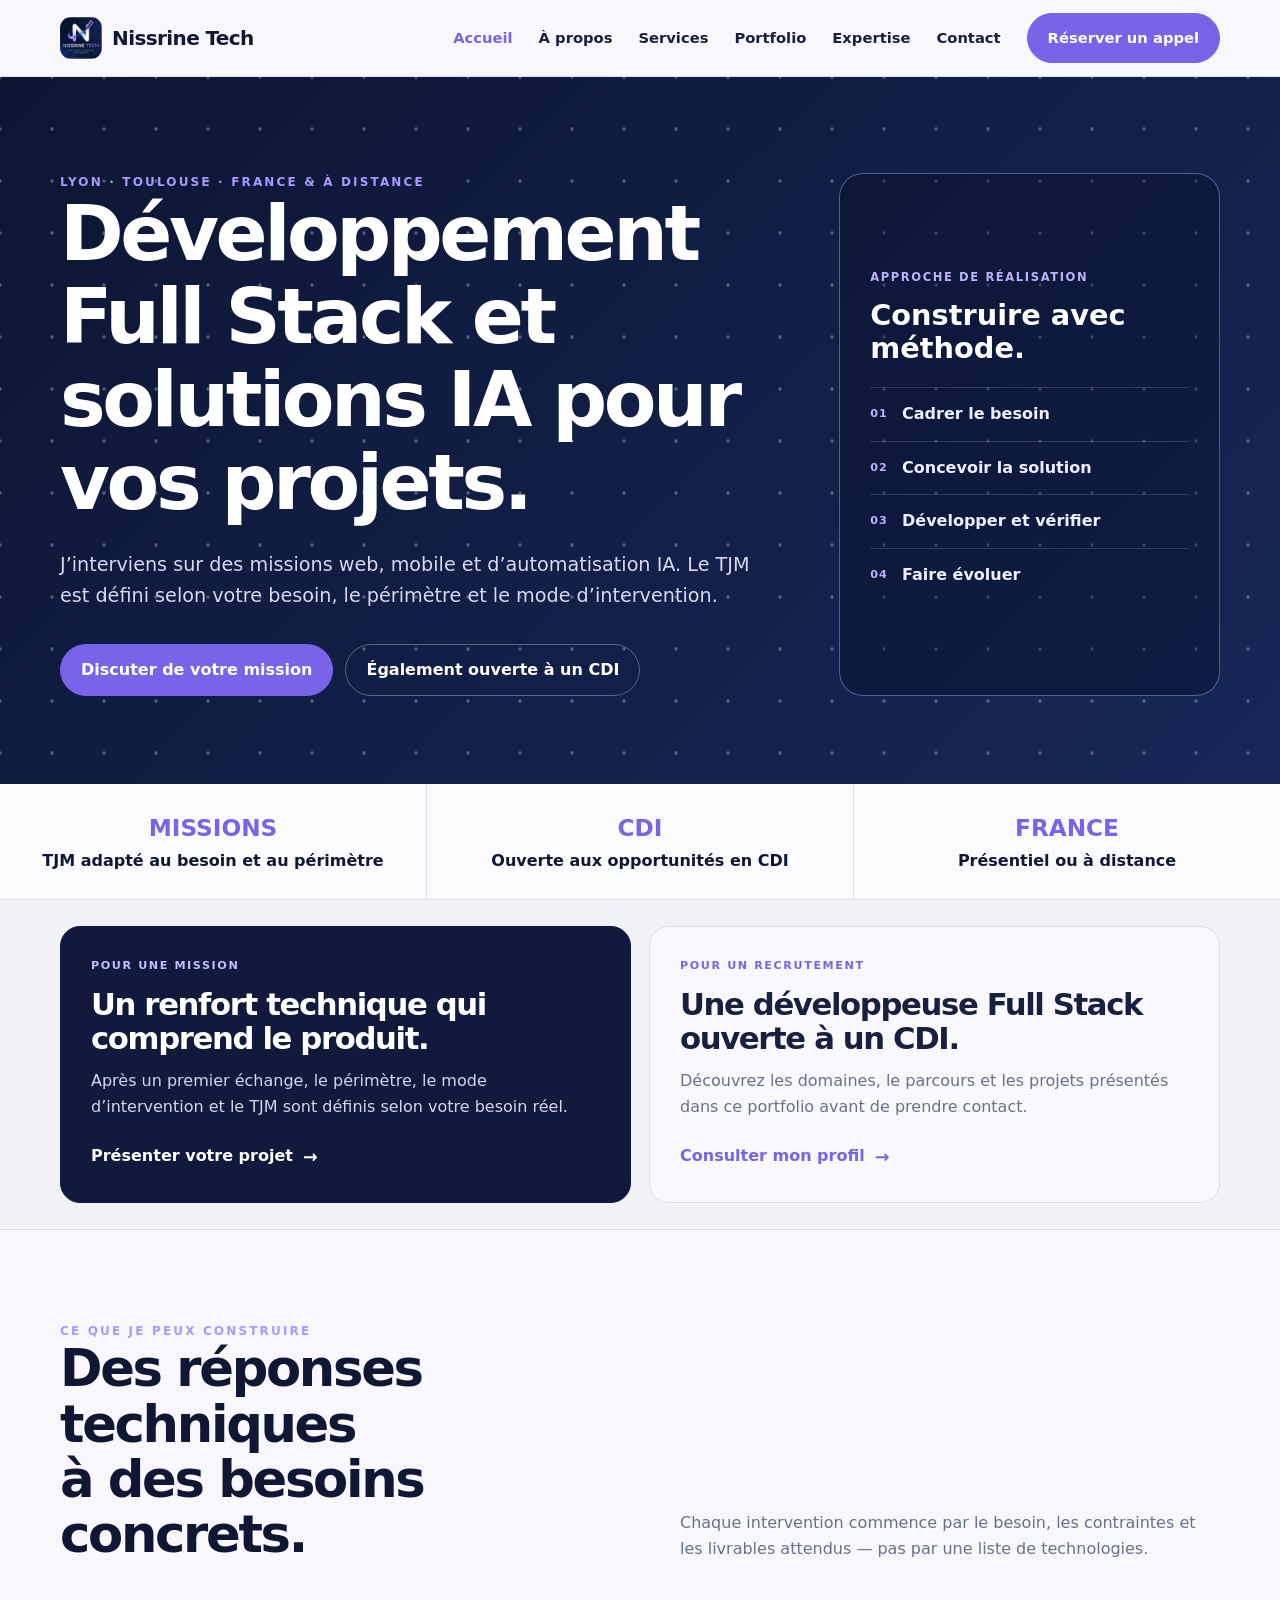
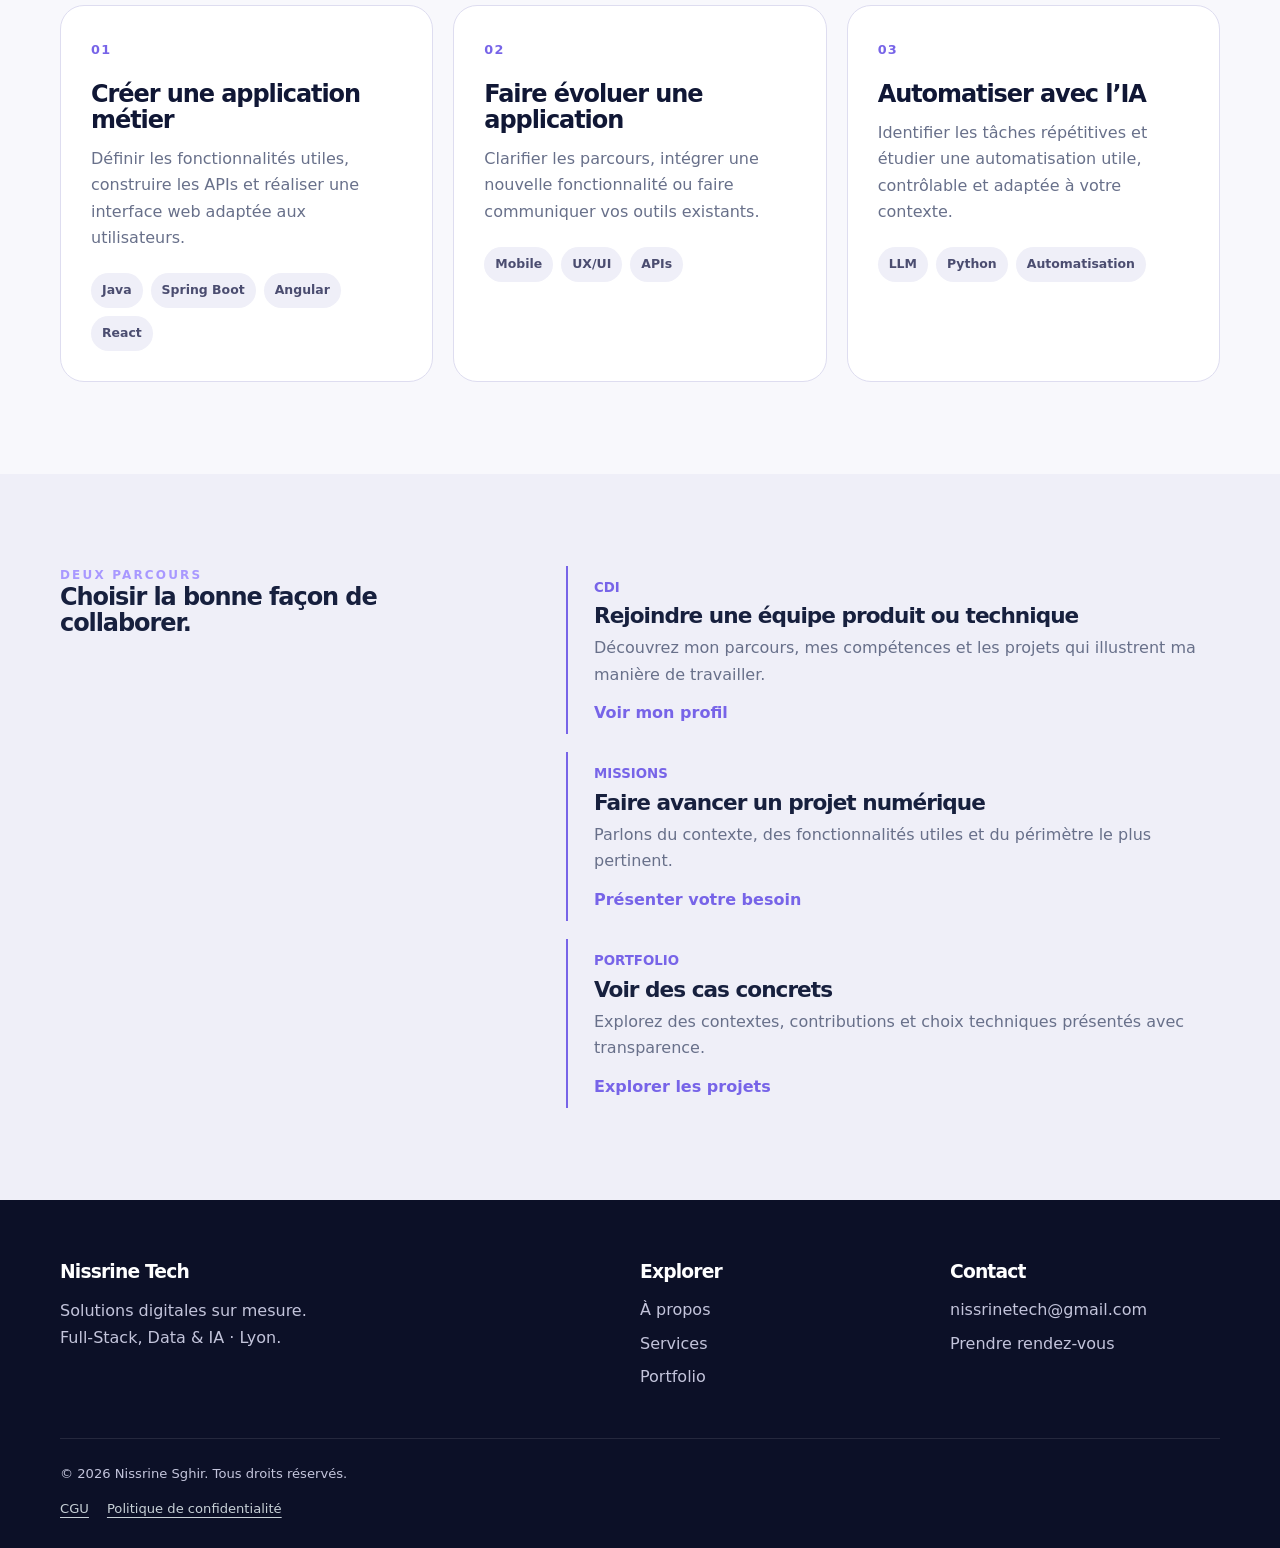
<file: index.html>
<!doctype html>
<html lang="fr">
<head>
  <meta charset="utf-8">
  <meta name="viewport" content="width=device-width,initial-scale=1">
  <meta name="description" content="Nissrine Tech : développement Full Stack, web, mobile et IA. Missions avec TJM adapté au besoin, ouverte aux opportunités en CDI, partout en France et à distance.">
  <link rel="canonical" href="https://nissrine-sg.github.io/nissrinesghir/">
  <meta property="og:type" content="website">
  <meta property="og:title" content="Nissrine Tech | Développeuse Full Stack, web et IA">
  <meta property="og:description" content="Applications web, mobile, logiciels sur mesure et automatisation IA. Missions avec TJM adapté au besoin, ouverte aux opportunités en CDI.">
  <meta property="og:url" content="https://nissrine-sg.github.io/nissrinesghir/">
  <title>Nissrine Tech | Développeuse Full Stack, web et IA</title>
  <link rel="stylesheet" href="assets/css/style.css">
  <link rel="stylesheet" href="assets/css/seo.css">
  <link rel="stylesheet" href="assets/css/premium.css">
  <link rel="stylesheet" href="assets/css/cursor-lines.css">
  <link rel="stylesheet" href="assets/css/polish.css">
</head>
<body>
  <header class="nav"><div class="shell nav-inner"><a class="brand brand-tech" href="index.html"><img src="assets/img/nissrine-tech-logo.png" alt="Nissrine Tech"><span>Nissrine Tech</span></a><button class="menu" aria-label="Ouvrir le menu" aria-expanded="false">☰</button><nav class="nav-links"><a aria-current="page" href="index.html">Accueil</a><a href="about.html">À propos</a><a href="services.html">Services</a><a href="portfolio.html">Portfolio</a><a href="contact.html">Contact</a><a class="nav-cta" href="booking.html">Réserver un appel</a></nav></div></header>
  <main>
    <section class="hero hero-expert"><div class="shell hero-grid"><div><div class="eyebrow">Lyon · Toulouse · France & à distance</div><h1>Développement Full Stack et solutions IA pour vos projets.</h1><p>J’interviens sur des missions web, mobile et d’automatisation IA. Le TJM est défini selon votre besoin, le périmètre et le mode d’intervention.</p><div class="actions"><a class="btn" href="contact.html">Discuter de votre mission</a><a class="btn alt" href="about.html">Également ouverte à un CDI</a></div></div><aside class="expert-panel" aria-label="Méthode de travail"><span>Approche de réalisation</span><strong>Construire avec méthode.</strong><ol><li><b>01</b>Cadrer le besoin</li><li><b>02</b>Concevoir la solution</li><li><b>03</b>Développer et vérifier</li><li><b>04</b>Faire évoluer</li></ol></aside></div></section>
    <section class="trust" aria-label="Repères professionnels"><div><strong>MISSIONS</strong>TJM adapté au besoin et au périmètre</div><div><strong>CDI</strong>Ouverte aux opportunités en CDI</div><div><strong>FRANCE</strong>Présentiel ou à distance</div></section>
    <section class="opportunities"><div class="shell opportunity-grid"><article><span>Pour une mission</span><h2>Un renfort technique qui comprend le produit.</h2><p>Après un premier échange, le périmètre, le mode d’intervention et le TJM sont définis selon votre besoin réel.</p><a href="contact.html">Présenter votre projet <b>→</b></a></article><article><span>Pour un recrutement</span><h2>Une développeuse Full Stack ouverte à un CDI.</h2><p>Découvrez les domaines, le parcours et les projets présentés dans ce portfolio avant de prendre contact.</p><a href="about.html">Consulter mon profil <b>→</b></a></article></div></section>
    <section class="section"><div class="shell"><div class="section-head reveal"><div><div class="eyebrow">Ce que je peux construire</div><h2>Des réponses techniques<br>à des besoins concrets.</h2></div><p>Chaque intervention commence par le besoin, les contraintes et les livrables attendus — pas par une liste de technologies.</p></div><div class="cards"><article class="card reveal"><span class="num">01</span><h3>Créer une application métier</h3><p>Définir les fonctionnalités utiles, construire les APIs et réaliser une interface web adaptée aux utilisateurs.</p><div class="tags"><span class="tag">Java</span><span class="tag">Spring Boot</span><span class="tag">Angular</span><span class="tag">React</span></div></article><article class="card reveal"><span class="num">02</span><h3>Faire évoluer une application</h3><p>Clarifier les parcours, intégrer une nouvelle fonctionnalité ou faire communiquer vos outils existants.</p><div class="tags"><span class="tag">Mobile</span><span class="tag">UX/UI</span><span class="tag">APIs</span></div></article><article class="card reveal"><span class="num">03</span><h3>Automatiser avec l’IA</h3><p>Identifier les tâches répétitives et étudier une automatisation utile, contrôlable et adaptée à votre contexte.</p><div class="tags"><span class="tag">LLM</span><span class="tag">Python</span><span class="tag">Automatisation</span></div></article></div></div></section>
    <section class="section soft"><div class="shell split"><div class="sticky reveal"><div class="eyebrow">Deux parcours</div><h2>Choisir la bonne façon de collaborer.</h2></div><div class="timeline"><article class="project reveal"><small>CDI</small><h3>Rejoindre une équipe produit ou technique</h3><p>Découvrez mon parcours, mes compétences et les projets qui illustrent ma manière de travailler.</p><a class="text-link" href="about.html">Voir mon profil</a></article><article class="project reveal"><small>MISSIONS</small><h3>Faire avancer un projet numérique</h3><p>Parlons du contexte, des fonctionnalités utiles et du périmètre le plus pertinent.</p><a class="text-link" href="contact.html">Présenter votre besoin</a></article><article class="project reveal"><small>PORTFOLIO</small><h3>Voir des cas concrets</h3><p>Explorez des contextes, contributions et choix techniques présentés avec transparence.</p><a class="text-link" href="portfolio.html">Explorer les projets</a></article></div></div></section>
  </main>
  <footer class="footer"><div class="shell"><div class="footer-grid"><div><h3>Nissrine Tech</h3><p>Solutions digitales sur mesure.<br>Full Stack, web, mobile & IA.</p></div><div><h3>Explorer</h3><a href="about.html">Profil</a><a href="services.html">Prestations</a><a href="portfolio.html">Portfolio</a></div><div><h3>Contact</h3><a href="mailto:nissrinetech@gmail.com">nissrinetech@gmail.com</a><a href="booking.html">Prendre rendez-vous</a></div></div><div class="copyright">© 2026 Nissrine Sghir. Tous droits réservés.<span class="footer-legal"><a href="cgu.html">CGU</a><a href="privacy.html">Politique de confidentialité</a></span></div></div></footer>
  <script src="assets/js/main.js?v=seo-20261025"></script>
  <script src="assets/js/cursor-lines.js?v=grid-network-2"></script>
</body>
</html>
</file>
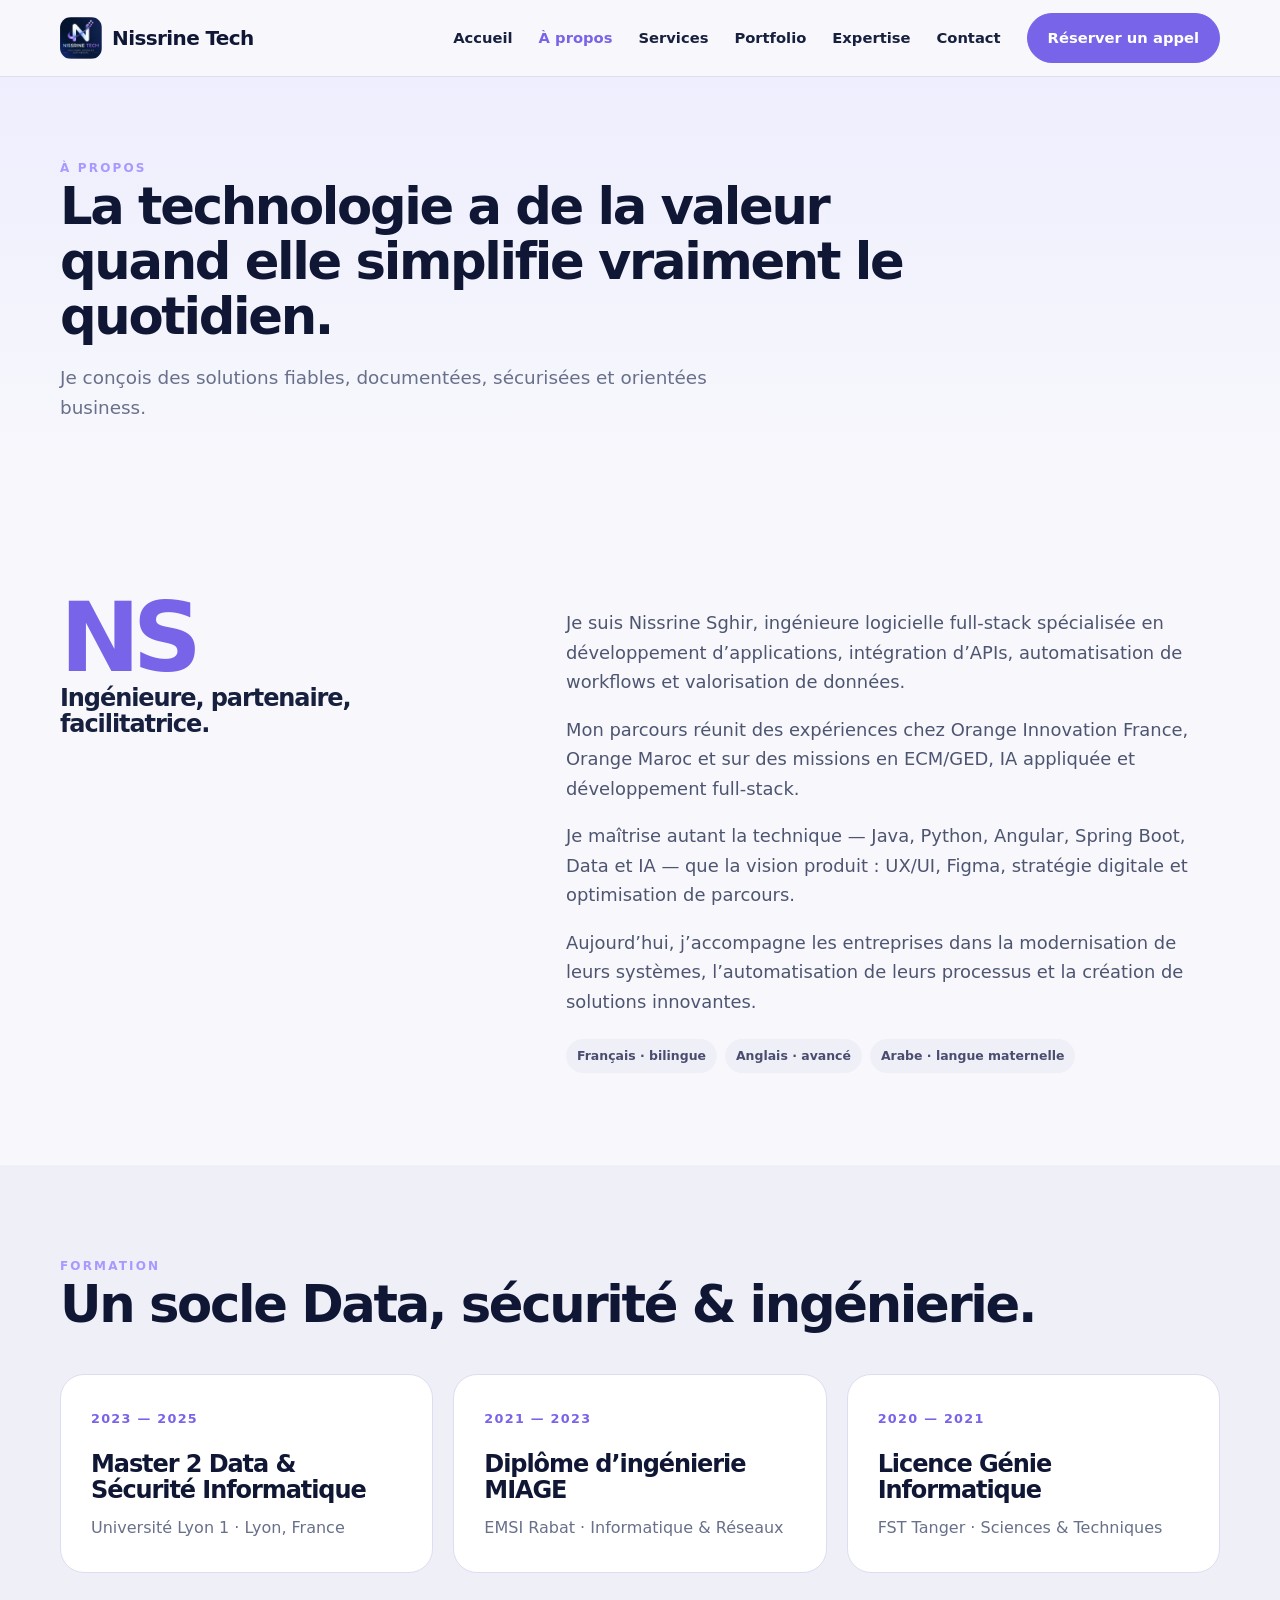
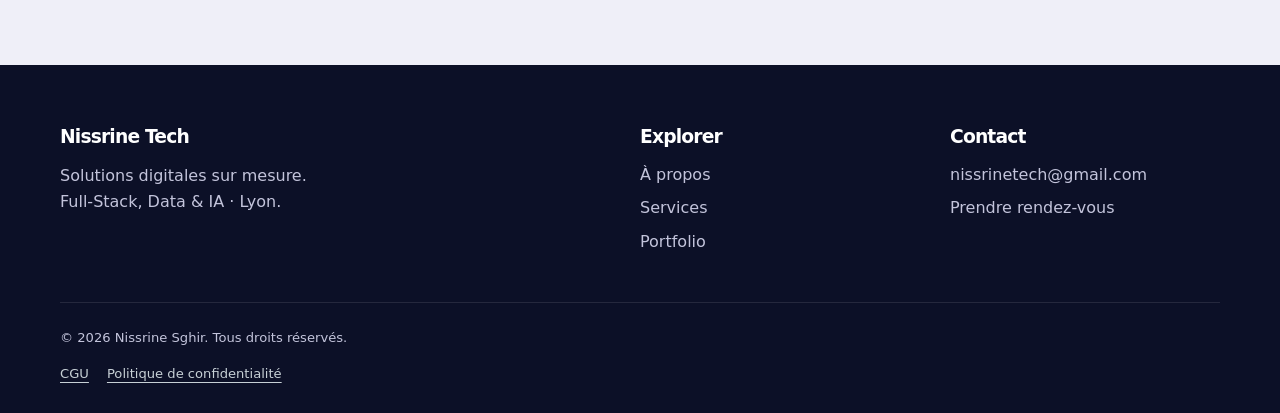
<file: about.html>
<!doctype html>
<html lang="fr">
<head>
  <meta charset="utf-8">
  <meta name="viewport" content="width=device-width,initial-scale=1">
  <meta name="description" content="Le parcours de Nissrine Sghir, ingénieure Full-Stack & Data.">
  <title>À propos — Nissrine Tech</title>
  <link rel="stylesheet" href="assets/css/style.css">
</head>
<body>
  <header class="nav"><div class="shell nav-inner"><a class="brand" href="index.html">Nissrine<i>.</i></a><button class="menu" aria-label="Ouvrir le menu">☰</button><nav class="nav-links"><a href="index.html">Accueil</a><a aria-current="page" href="about.html">À propos</a><a href="services.html">Services</a><a href="portfolio.html">Portfolio</a><a href="contact.html">Contact</a><a class="nav-cta" href="booking.html">Réserver un appel</a></nav></div></header>
  <main>
    <section class="page-head"><div class="shell"><div class="eyebrow">À propos</div><h1>La technologie a de la valeur quand elle simplifie vraiment le quotidien.</h1><p>Je conçois des solutions fiables, documentées, sécurisées et orientées business.</p></div></section>
    <section class="section"><div class="shell split"><aside class="sticky"><div class="big-number">NS</div><h2>Ingénieure, partenaire, facilitatrice.</h2></aside><div class="prose"><p>Je suis Nissrine Sghir, ingénieure logicielle full-stack spécialisée en développement d’applications, intégration d’APIs, automatisation de workflows et valorisation de données.</p><p>Mon parcours réunit des expériences chez Orange Innovation France, Orange Maroc et sur des missions en ECM/GED, IA appliquée et développement full-stack.</p><p>Je maîtrise autant la technique — Java, Python, Angular, Spring Boot, Data et IA — que la vision produit : UX/UI, Figma, stratégie digitale et optimisation de parcours.</p><p>Aujourd’hui, j’accompagne les entreprises dans la modernisation de leurs systèmes, l’automatisation de leurs processus et la création de solutions innovantes.</p><div class="tags"><span class="tag">Français · bilingue</span><span class="tag">Anglais · avancé</span><span class="tag">Arabe · langue maternelle</span></div></div></div></section>
    <section class="section soft"><div class="shell"><div class="section-head"><div><div class="eyebrow">Formation</div><h2>Un socle Data, sécurité & ingénierie.</h2></div></div><div class="cards"><article class="card"><span class="num">2023 — 2025</span><h3>Master 2 Data & Sécurité Informatique</h3><p>Université Lyon 1 · Lyon, France</p></article><article class="card"><span class="num">2021 — 2023</span><h3>Diplôme d’ingénierie MIAGE</h3><p>EMSI Rabat · Informatique & Réseaux</p></article><article class="card"><span class="num">2020 — 2021</span><h3>Licence Génie Informatique</h3><p>FST Tanger · Sciences & Techniques</p></article></div></div></section>
  </main>
  <footer class="footer"><div class="shell"><div class="copyright">© 2026 Nissrine Sghir.</div></div></footer>
  <script src="assets/js/main.js?v=coherent-20261009"></script>
</body>
</html>
</file>
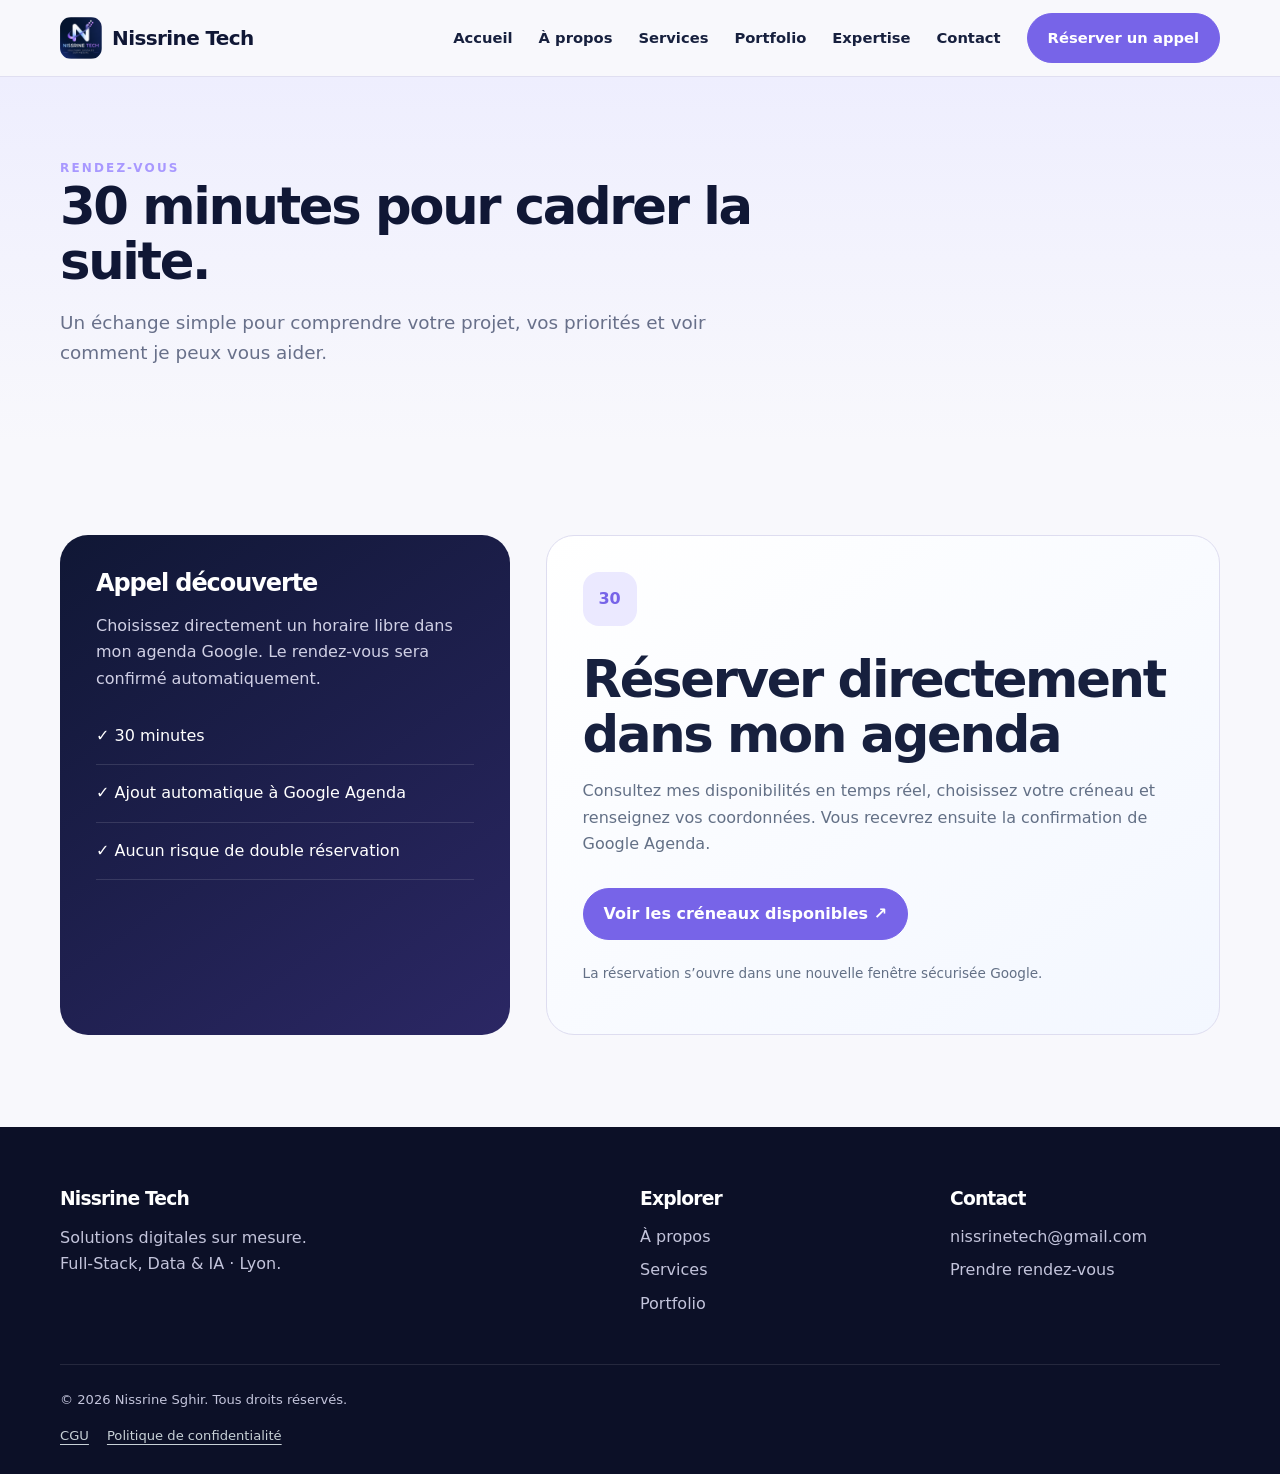
<file: booking.html>
<!doctype html>
<html lang="fr">
<head><meta charset="utf-8"><meta name="viewport" content="width=device-width,initial-scale=1"><meta name="description" content="Réserver un échange de 30 minutes avec Nissrine Sghir."><title>Rendez-vous — Nissrine Sghir</title><link rel="stylesheet" href="assets/css/style.css"><link rel="stylesheet" href="assets/css/booking.css"></head>
<body>
  <header class="nav"><div class="shell nav-inner"><a class="brand" href="index.html">Nissrine<i>.</i></a><button class="menu" aria-label="Ouvrir le menu">☰</button><nav class="nav-links"><a href="index.html">Accueil</a><a href="about.html">À propos</a><a href="services.html">Services</a><a href="portfolio.html">Portfolio</a><a href="contact.html">Contact</a><a class="nav-cta" aria-current="page" href="booking.html">Réserver un appel</a></nav></div></header>
  <main>
    <section class="page-head"><div class="shell"><div class="eyebrow">Rendez-vous</div><h1>30 minutes pour cadrer la suite.</h1><p>Un échange simple pour comprendre votre projet, vos priorités et voir comment je peux vous aider.</p></div></section>
    <section class="section"><div class="shell contact-grid">
      <aside class="contact-panel"><h2>Appel découverte</h2><p>Choisissez directement un horaire libre dans mon agenda Google. Le rendez-vous sera confirmé automatiquement.</p><div class="contact-item">✓ 30 minutes</div><div class="contact-item">✓ Ajout automatique à Google Agenda</div><div class="contact-item">✓ Aucun risque de double réservation</div></aside>
      <div class="calendar booking-direct">
        <div class="icon" aria-hidden="true">30</div>
        <h2>Réserver directement dans mon agenda</h2>
        <p>Consultez mes disponibilités en temps réel, choisissez votre créneau et renseignez vos coordonnées. Vous recevrez ensuite la confirmation de Google Agenda.</p>
        <a class="btn" href="https://calendar.app.google/ufcy9TRHtC3og4mC8" target="_blank" rel="noopener noreferrer">Voir les créneaux disponibles ↗</a>
        <p class="notice">La réservation s’ouvre dans une nouvelle fenêtre sécurisée Google.</p>
      </div>
    </div></section>
  </main>
  <footer class="footer"><div class="shell"><div class="footer-grid"><div><h3>Nissrine Sghir</h3><p>Full-Stack & Data · Lyon.</p></div><div><h3>Explorer</h3><a href="services.html">Services</a><a href="portfolio.html">Portfolio</a></div><div><h3>Contact</h3><a href="mailto:nissrinetech@gmail.com">Email</a><a href="tel:+33744748813">Téléphone</a></div></div><div class="copyright">© 2026 Nissrine Sghir.</div></div></footer>
  <script src="assets/js/main.js?v=coherent-20261009"></script>
</body>
</html>
</file>
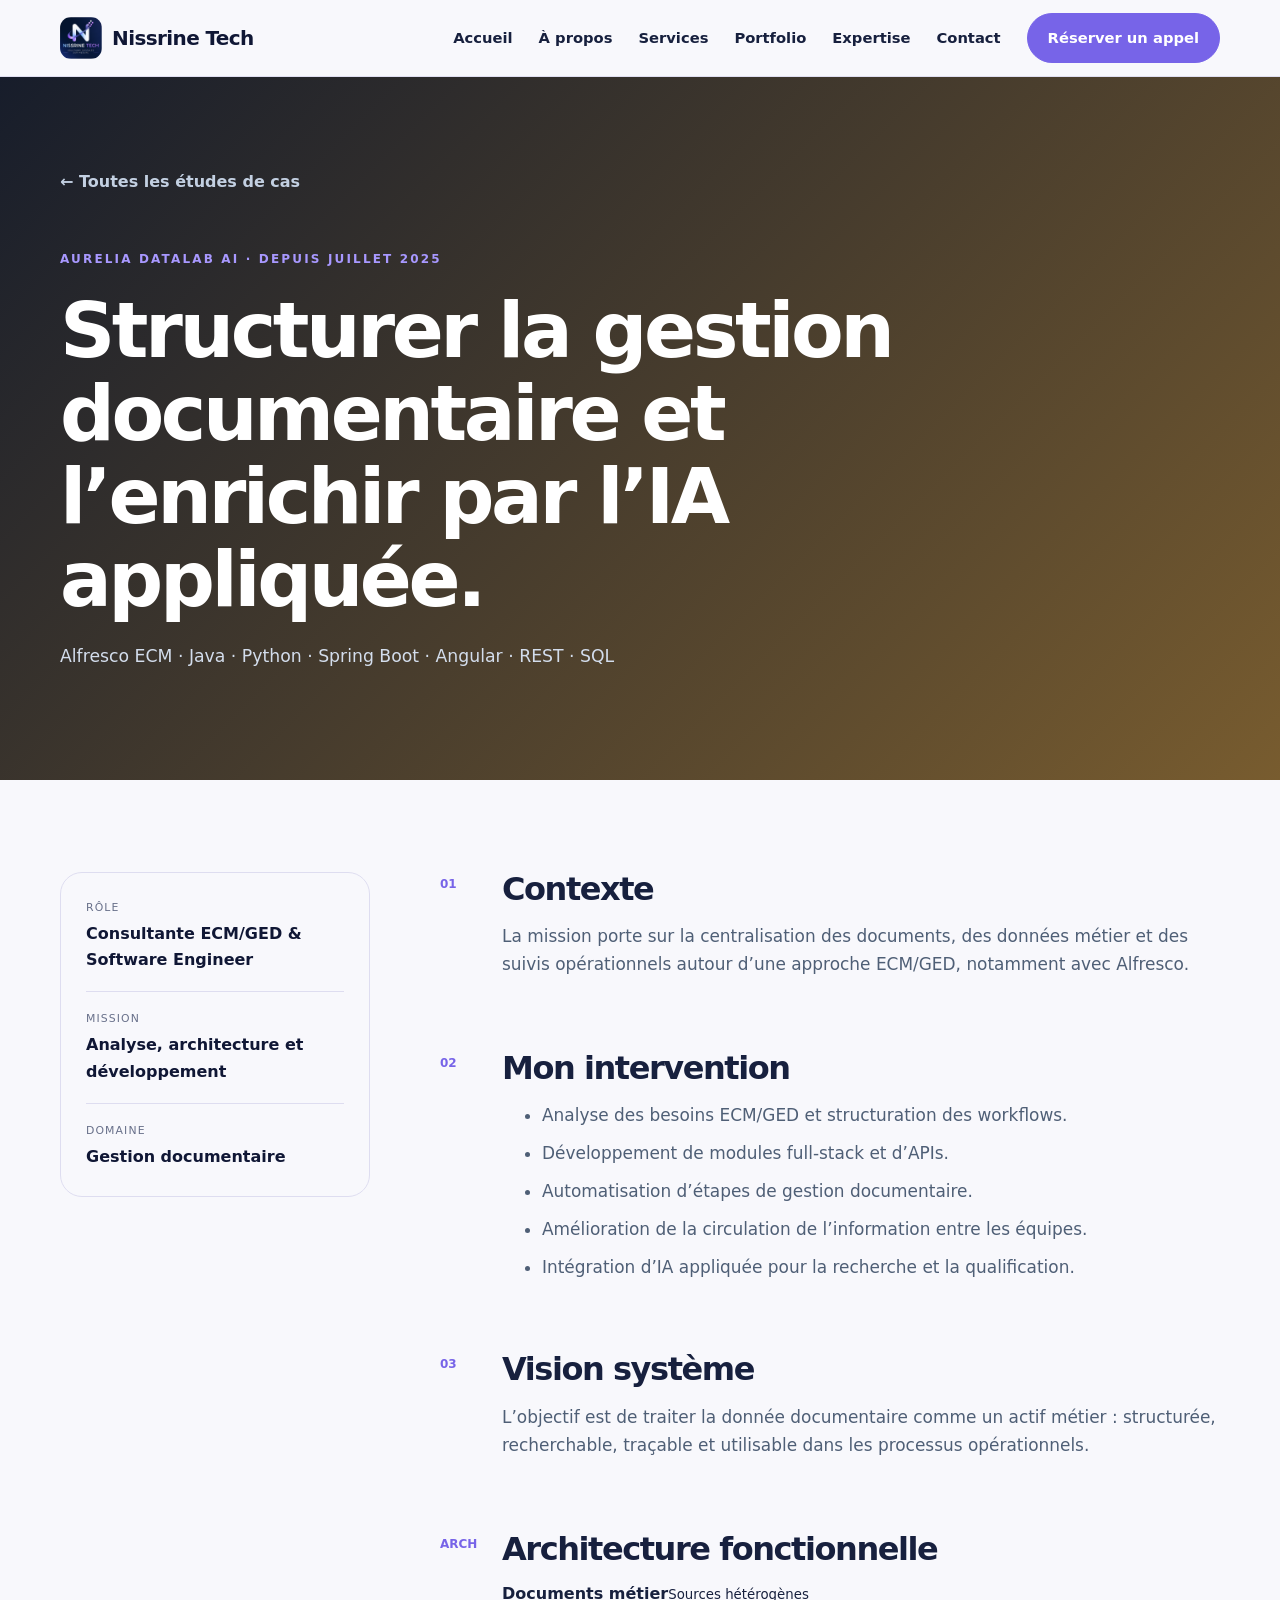
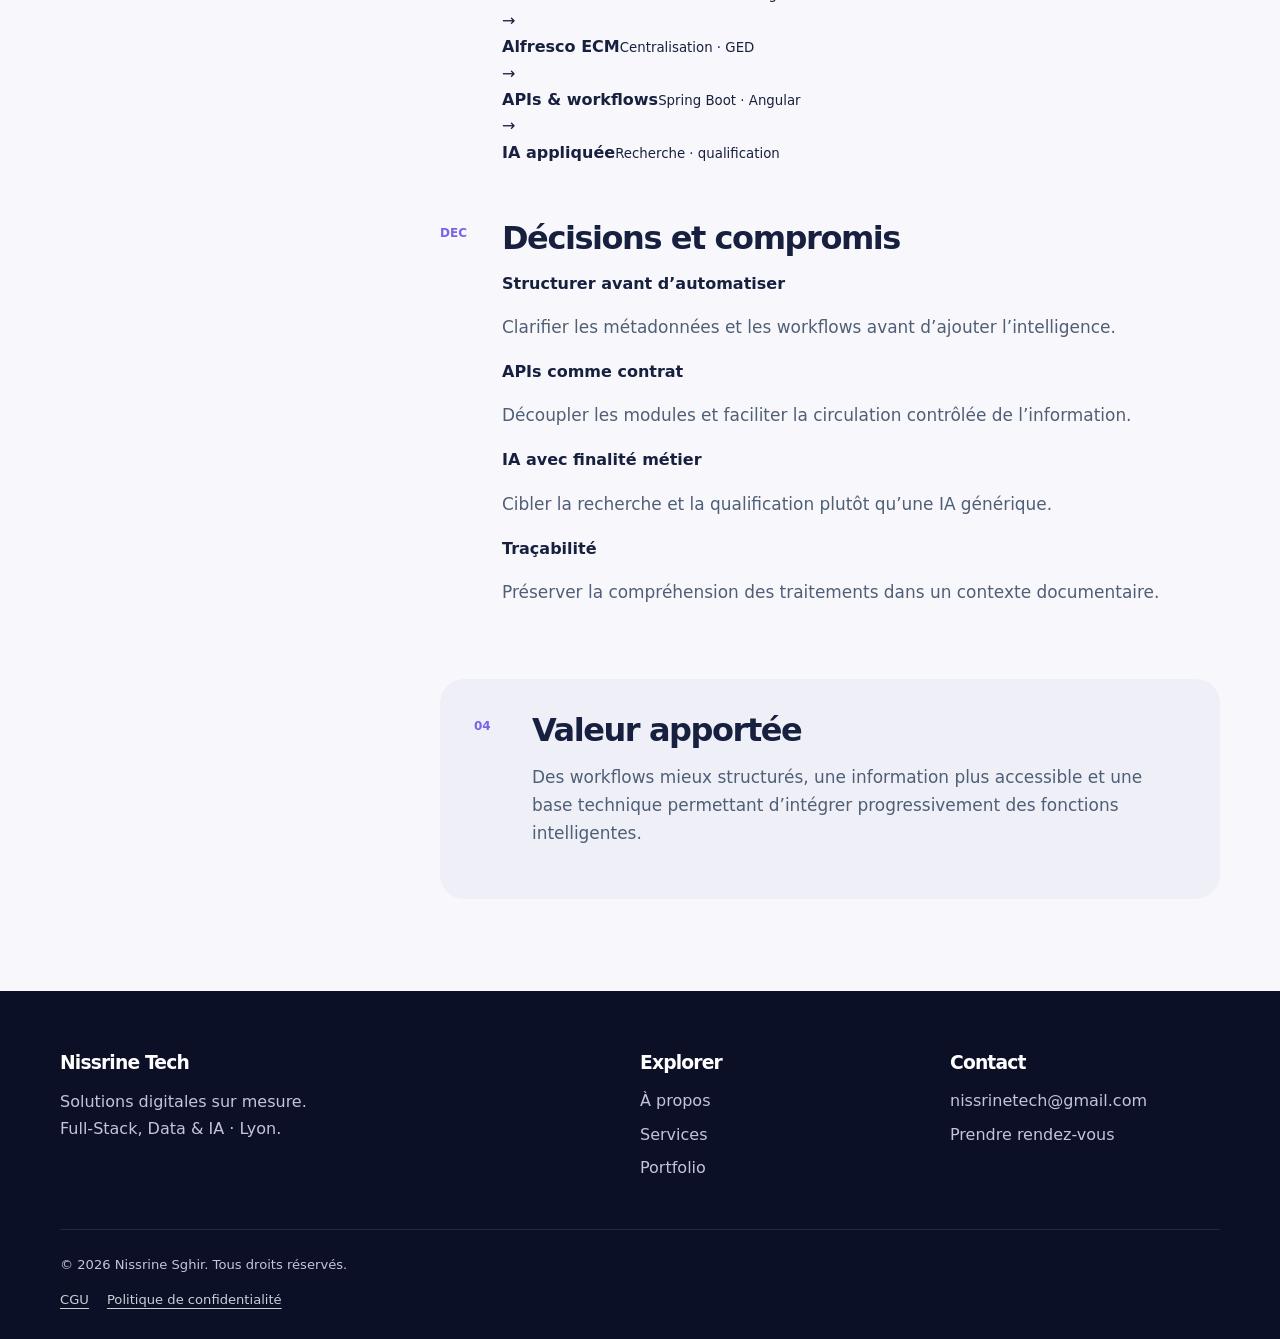
<file: case-aurelia.html>
<!doctype html><html lang="fr"><head><meta charset="utf-8"><meta name="viewport" content="width=device-width,initial-scale=1"><meta name="description" content="Étude de cas Aurelia Datalab AI : ECM/GED, workflows et IA appliquée."><title>Aurelia Datalab AI — Étude de cas</title><link rel="stylesheet" href="assets/css/style.css"><link rel="stylesheet" href="assets/css/senior.css"></head><body><header class="nav"><div class="shell nav-inner"><a class="brand" href="index.html">Nissrine<i>.</i></a><button class="menu" aria-label="Ouvrir le menu">☰</button><nav class="nav-links"><a href="index.html">Accueil</a><a href="about.html">À propos</a><a href="services.html">Services</a><a href="portfolio.html">Études de cas</a><a href="contact.html">Contact</a><a class="nav-cta" href="booking.html">Réserver un appel</a></nav></div></header><main>
<section class="case-hero case-hero-gold"><div class="shell"><a class="back-link" href="portfolio.html">← Toutes les études de cas</a><div class="eyebrow">Aurelia Datalab AI · Depuis juillet 2025</div><h1>Structurer la gestion documentaire et l’enrichir par l’IA appliquée.</h1><p>Alfresco ECM · Java · Python · Spring Boot · Angular · REST · SQL</p></div></section>
<section class="section"><div class="shell case-layout"><aside class="case-facts"><div><small>Rôle</small><strong>Consultante ECM/GED & Software Engineer</strong></div><div><small>Mission</small><strong>Analyse, architecture et développement</strong></div><div><small>Domaine</small><strong>Gestion documentaire</strong></div></aside><article class="case-story"><section><span>01</span><h2>Contexte</h2><p>La mission porte sur la centralisation des documents, des données métier et des suivis opérationnels autour d’une approche ECM/GED, notamment avec Alfresco.</p></section><section><span>02</span><h2>Mon intervention</h2><ul><li>Analyse des besoins ECM/GED et structuration des workflows.</li><li>Développement de modules full-stack et d’APIs.</li><li>Automatisation d’étapes de gestion documentaire.</li><li>Amélioration de la circulation de l’information entre les équipes.</li><li>Intégration d’IA appliquée pour la recherche et la qualification.</li></ul></section><section><span>03</span><h2>Vision système</h2><p>L’objectif est de traiter la donnée documentaire comme un actif métier : structurée, recherchable, traçable et utilisable dans les processus opérationnels.</p></section><section class="result-block"><span>04</span><h2>Valeur apportée</h2><p>Des workflows mieux structurés, une information plus accessible et une base technique permettant d’intégrer progressivement des fonctions intelligentes.</p></section></article></div></section></main><footer class="footer"><div class="shell"><div class="quote"><h2>Un projet ECM/GED ou d’automatisation documentaire ?</h2><a class="btn" href="booking.html">Parlons-en</a></div><div class="copyright">© 2026 Nissrine Sghir · <a href="privacy.html">Confidentialité</a></div></div></footer><script src="assets/js/main.js?v=coherent-20261009"></script></body></html>
</file>
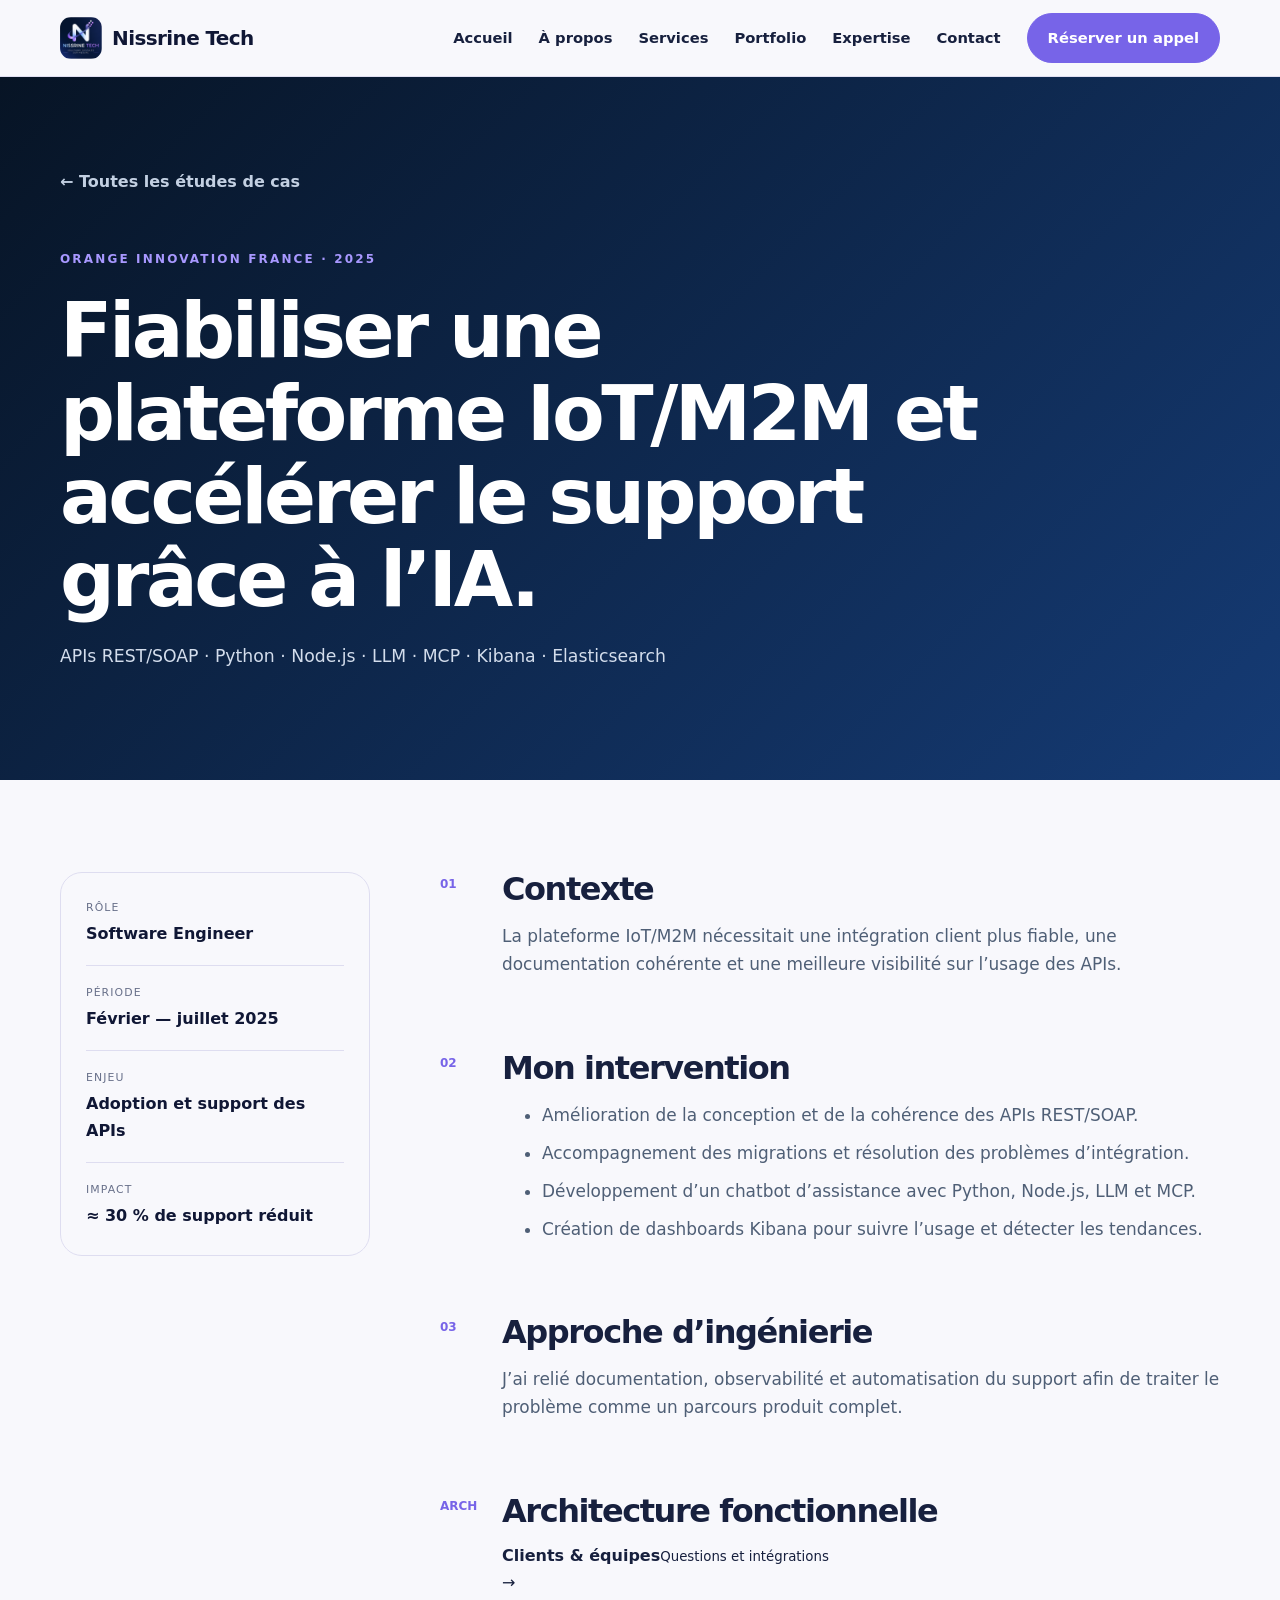
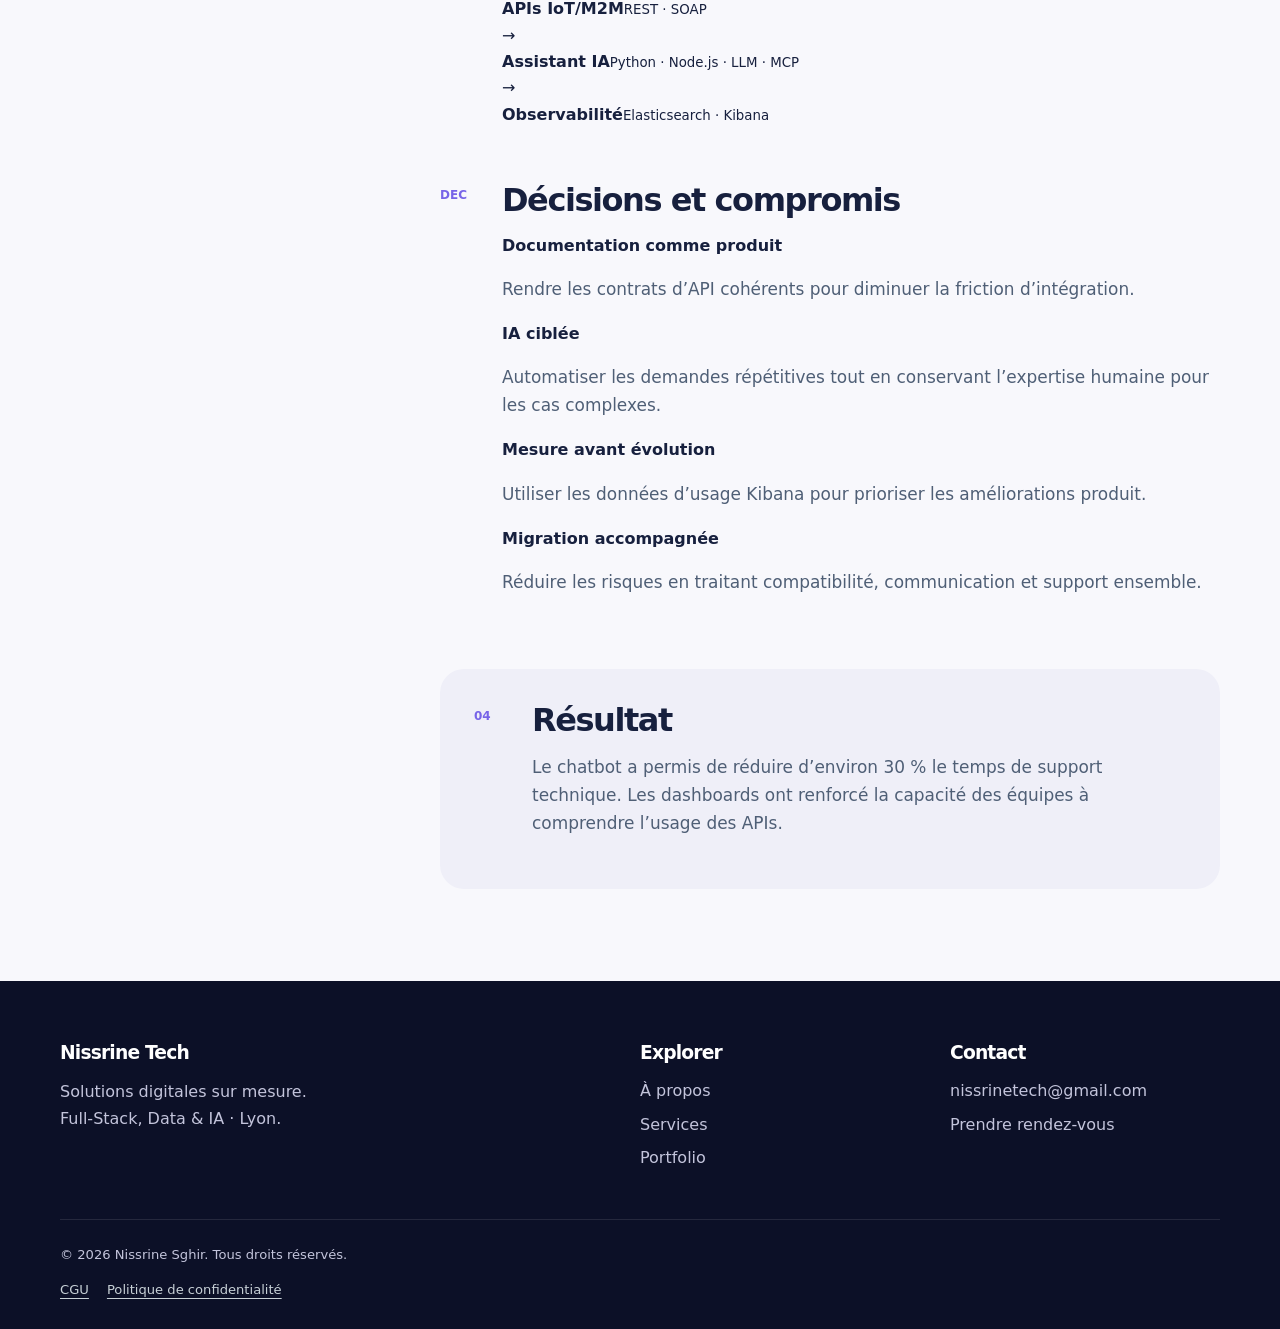
<file: case-orange-france.html>
<!doctype html><html lang="fr"><head><meta charset="utf-8"><meta name="viewport" content="width=device-width,initial-scale=1"><meta name="description" content="Étude de cas Orange Innovation France : APIs IoT/M2M, assistant IA et observabilité Kibana."><title>Orange Innovation France — Étude de cas</title><link rel="stylesheet" href="assets/css/style.css"><link rel="stylesheet" href="assets/css/senior.css"></head><body><header class="nav"><div class="shell nav-inner"><a class="brand" href="index.html">Nissrine<i>.</i></a><button class="menu" aria-label="Ouvrir le menu">☰</button><nav class="nav-links"><a href="index.html">Accueil</a><a href="about.html">À propos</a><a href="services.html">Services</a><a href="portfolio.html">Études de cas</a><a href="contact.html">Contact</a><a class="nav-cta" href="booking.html">Réserver un appel</a></nav></div></header><main>
<section class="case-hero"><div class="shell"><a class="back-link" href="portfolio.html">← Toutes les études de cas</a><div class="eyebrow">Orange Innovation France · 2025</div><h1>Fiabiliser une plateforme IoT/M2M et accélérer le support grâce à l’IA.</h1><p>APIs REST/SOAP · Python · Node.js · LLM · MCP · Kibana · Elasticsearch</p></div></section>
<section class="section"><div class="shell case-layout"><aside class="case-facts"><div><small>Rôle</small><strong>Software Engineer</strong></div><div><small>Période</small><strong>Février — juillet 2025</strong></div><div><small>Enjeu</small><strong>Adoption et support des APIs</strong></div><div><small>Impact</small><strong>≈ 30 % de support réduit</strong></div></aside><article class="case-story"><section><span>01</span><h2>Contexte</h2><p>La plateforme IoT/M2M nécessitait une intégration client plus fiable, une documentation cohérente et une meilleure visibilité sur l’usage des APIs.</p></section><section><span>02</span><h2>Mon intervention</h2><ul><li>Amélioration de la conception et de la cohérence des APIs REST/SOAP.</li><li>Accompagnement des migrations et résolution des problèmes d’intégration.</li><li>Développement d’un chatbot d’assistance avec Python, Node.js, LLM et MCP.</li><li>Création de dashboards Kibana pour suivre l’usage et détecter les tendances.</li></ul></section><section><span>03</span><h2>Approche d’ingénierie</h2><p>J’ai relié documentation, observabilité et automatisation du support afin de traiter le problème comme un parcours produit complet.</p></section><section class="result-block"><span>04</span><h2>Résultat</h2><p>Le chatbot a permis de réduire d’environ 30 % le temps de support technique. Les dashboards ont renforcé la capacité des équipes à comprendre l’usage des APIs.</p></section></article></div></section></main><footer class="footer"><div class="shell"><div class="quote"><h2>Un enjeu d’API, d’observabilité ou d’IA appliquée ?</h2><a class="btn" href="booking.html">Parlons-en</a></div><div class="copyright">© 2026 Nissrine Sghir · <a href="privacy.html">Confidentialité</a></div></div></footer><script src="assets/js/main.js?v=coherent-20261009"></script></body></html>
</file>
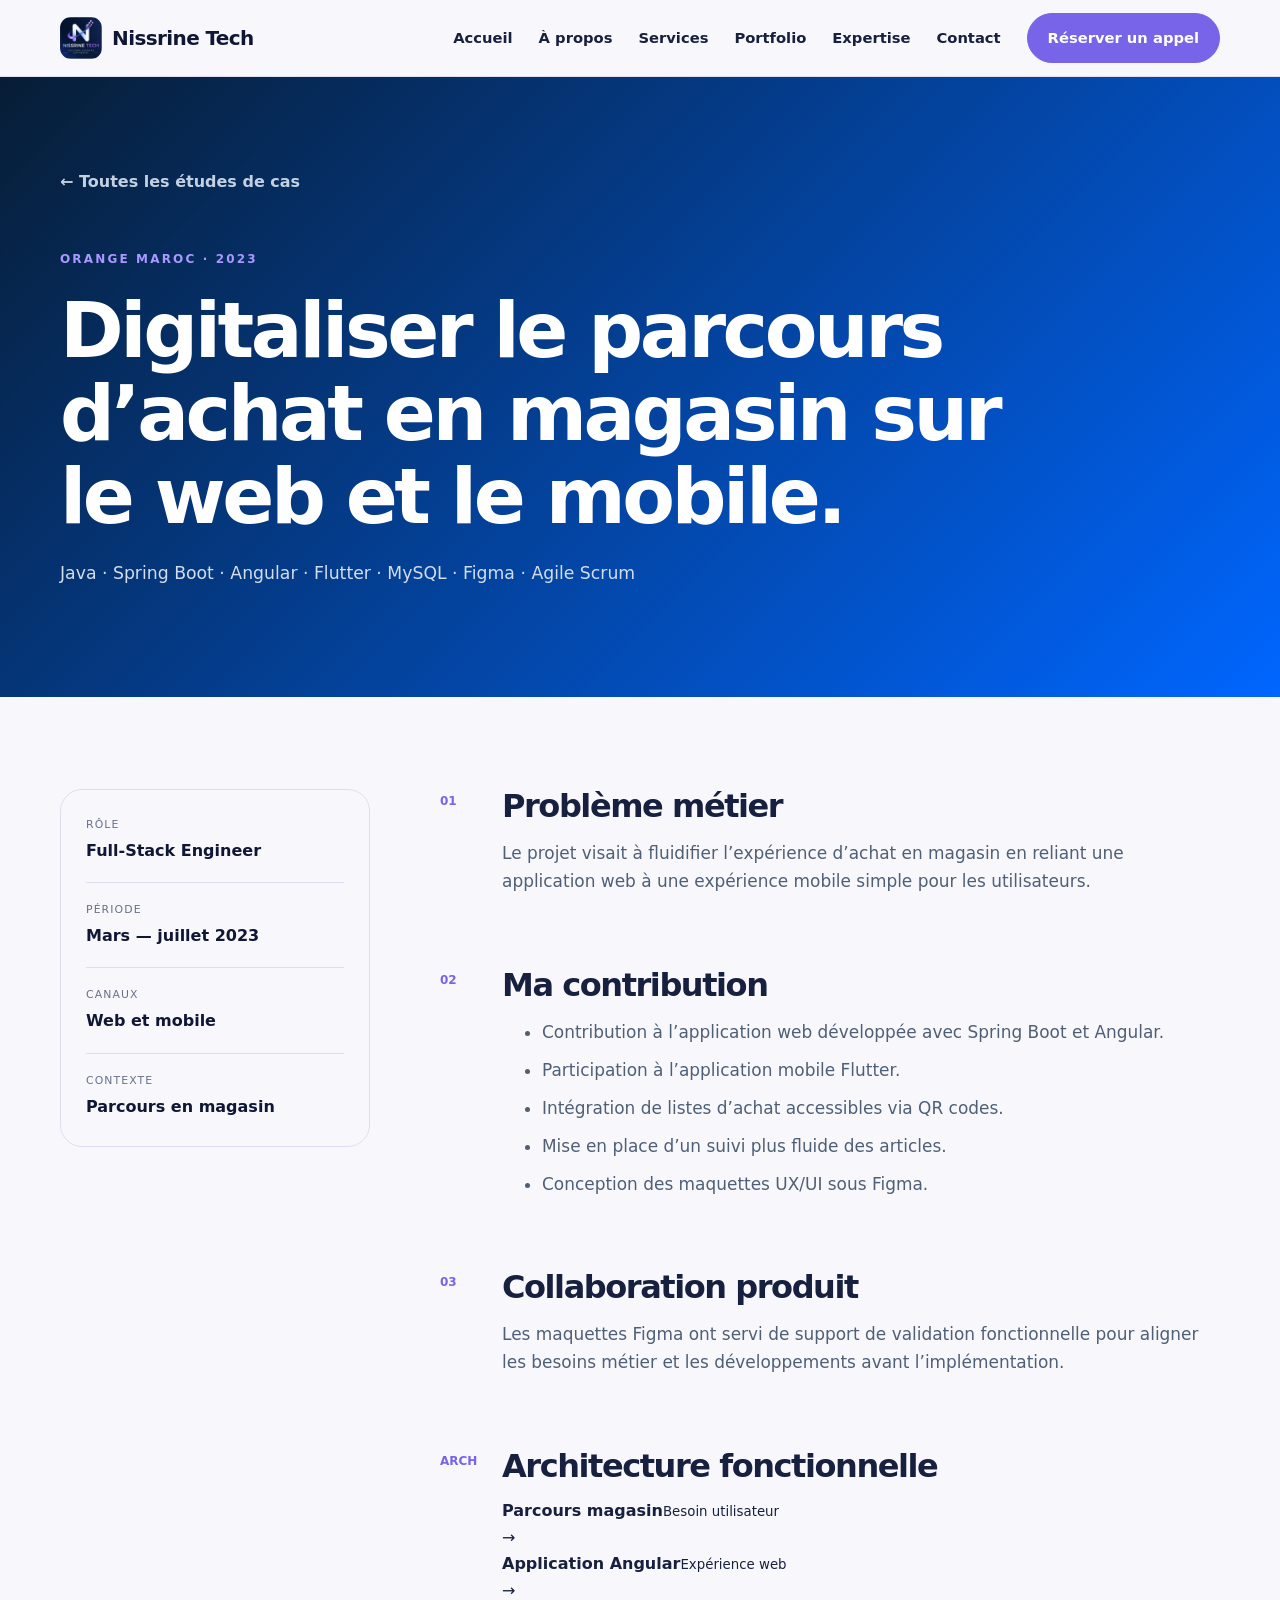
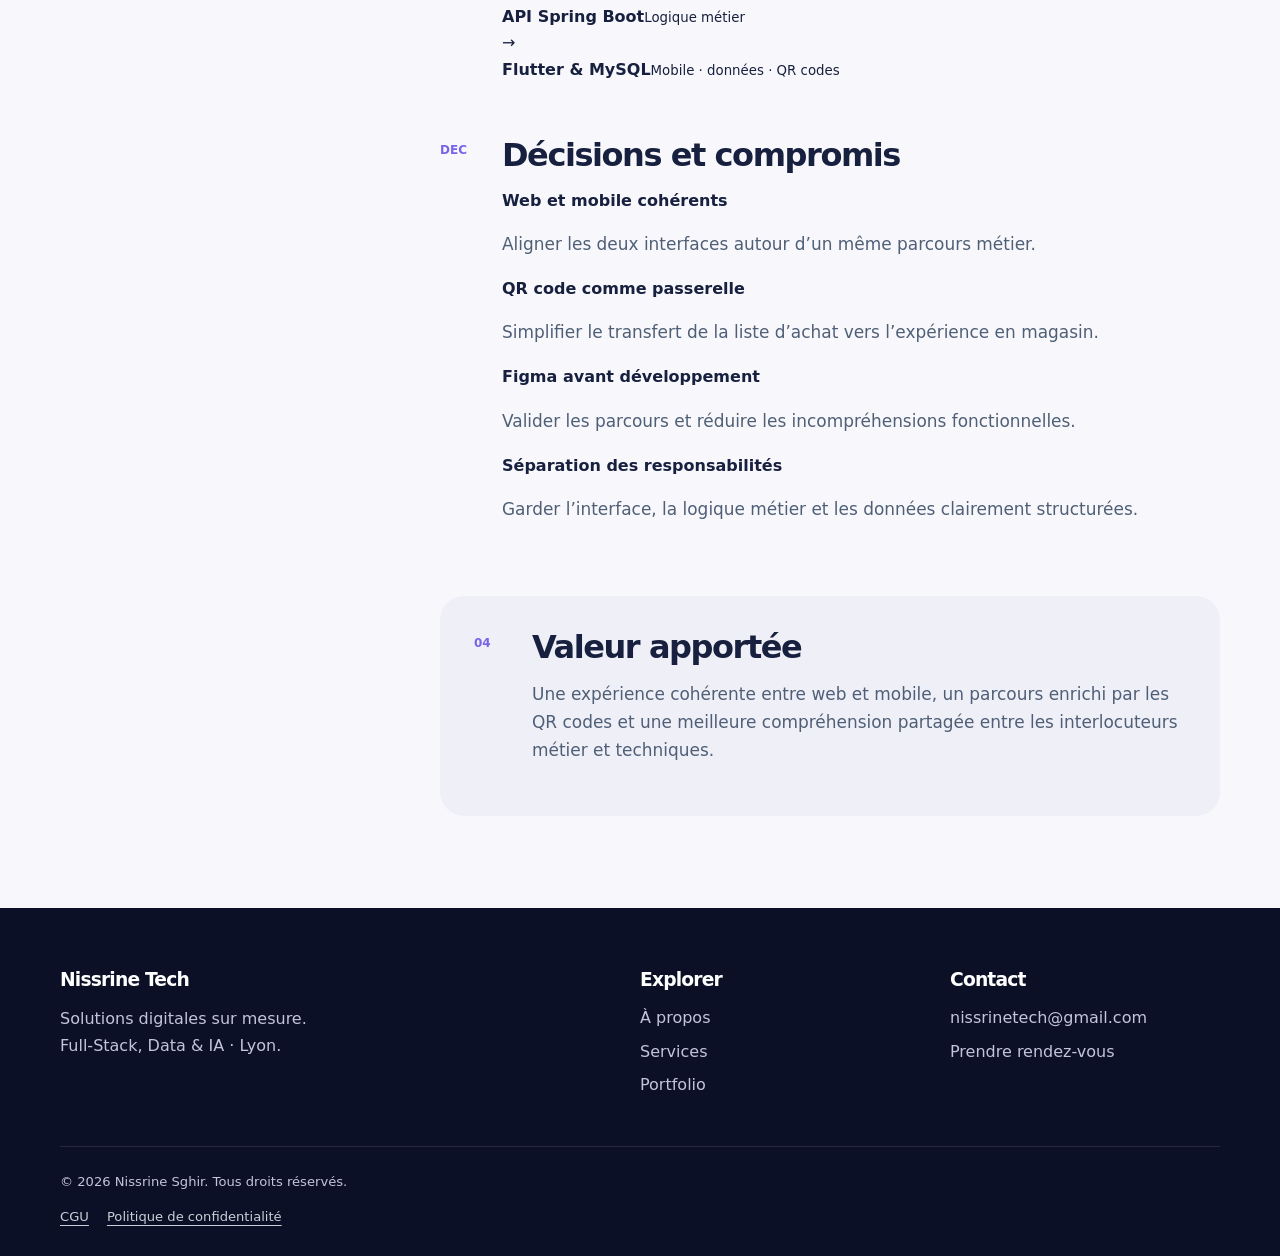
<file: case-orange-maroc.html>
<!doctype html><html lang="fr"><head><meta charset="utf-8"><meta name="viewport" content="width=device-width,initial-scale=1"><meta name="description" content="Étude de cas Orange Maroc : digitalisation d’un parcours d’achat web et mobile."><title>Orange Maroc — Étude de cas</title><link rel="stylesheet" href="assets/css/style.css"><link rel="stylesheet" href="assets/css/senior.css"></head><body><header class="nav"><div class="shell nav-inner"><a class="brand" href="index.html">Nissrine<i>.</i></a><button class="menu" aria-label="Ouvrir le menu">☰</button><nav class="nav-links"><a href="index.html">Accueil</a><a href="about.html">À propos</a><a href="services.html">Services</a><a href="portfolio.html">Études de cas</a><a href="contact.html">Contact</a><a class="nav-cta" href="booking.html">Réserver un appel</a></nav></div></header><main>
<section class="case-hero case-hero-blue"><div class="shell"><a class="back-link" href="portfolio.html">← Toutes les études de cas</a><div class="eyebrow">Orange Maroc · 2023</div><h1>Digitaliser le parcours d’achat en magasin sur le web et le mobile.</h1><p>Java · Spring Boot · Angular · Flutter · MySQL · Figma · Agile Scrum</p></div></section>
<section class="section"><div class="shell case-layout"><aside class="case-facts"><div><small>Rôle</small><strong>Full-Stack Engineer</strong></div><div><small>Période</small><strong>Mars — juillet 2023</strong></div><div><small>Canaux</small><strong>Web et mobile</strong></div><div><small>Contexte</small><strong>Parcours en magasin</strong></div></aside><article class="case-story"><section><span>01</span><h2>Problème métier</h2><p>Le projet visait à fluidifier l’expérience d’achat en magasin en reliant une application web à une expérience mobile simple pour les utilisateurs.</p></section><section><span>02</span><h2>Ma contribution</h2><ul><li>Contribution à l’application web développée avec Spring Boot et Angular.</li><li>Participation à l’application mobile Flutter.</li><li>Intégration de listes d’achat accessibles via QR codes.</li><li>Mise en place d’un suivi plus fluide des articles.</li><li>Conception des maquettes UX/UI sous Figma.</li></ul></section><section><span>03</span><h2>Collaboration produit</h2><p>Les maquettes Figma ont servi de support de validation fonctionnelle pour aligner les besoins métier et les développements avant l’implémentation.</p></section><section class="result-block"><span>04</span><h2>Valeur apportée</h2><p>Une expérience cohérente entre web et mobile, un parcours enrichi par les QR codes et une meilleure compréhension partagée entre les interlocuteurs métier et techniques.</p></section></article></div></section></main><footer class="footer"><div class="shell"><div class="quote"><h2>Vous développez un parcours web et mobile métier ?</h2><a class="btn" href="booking.html">Parlons-en</a></div><div class="copyright">© 2026 Nissrine Sghir · <a href="privacy.html">Confidentialité</a></div></div></footer><script src="assets/js/main.js?v=coherent-20261009"></script></body></html>
</file>
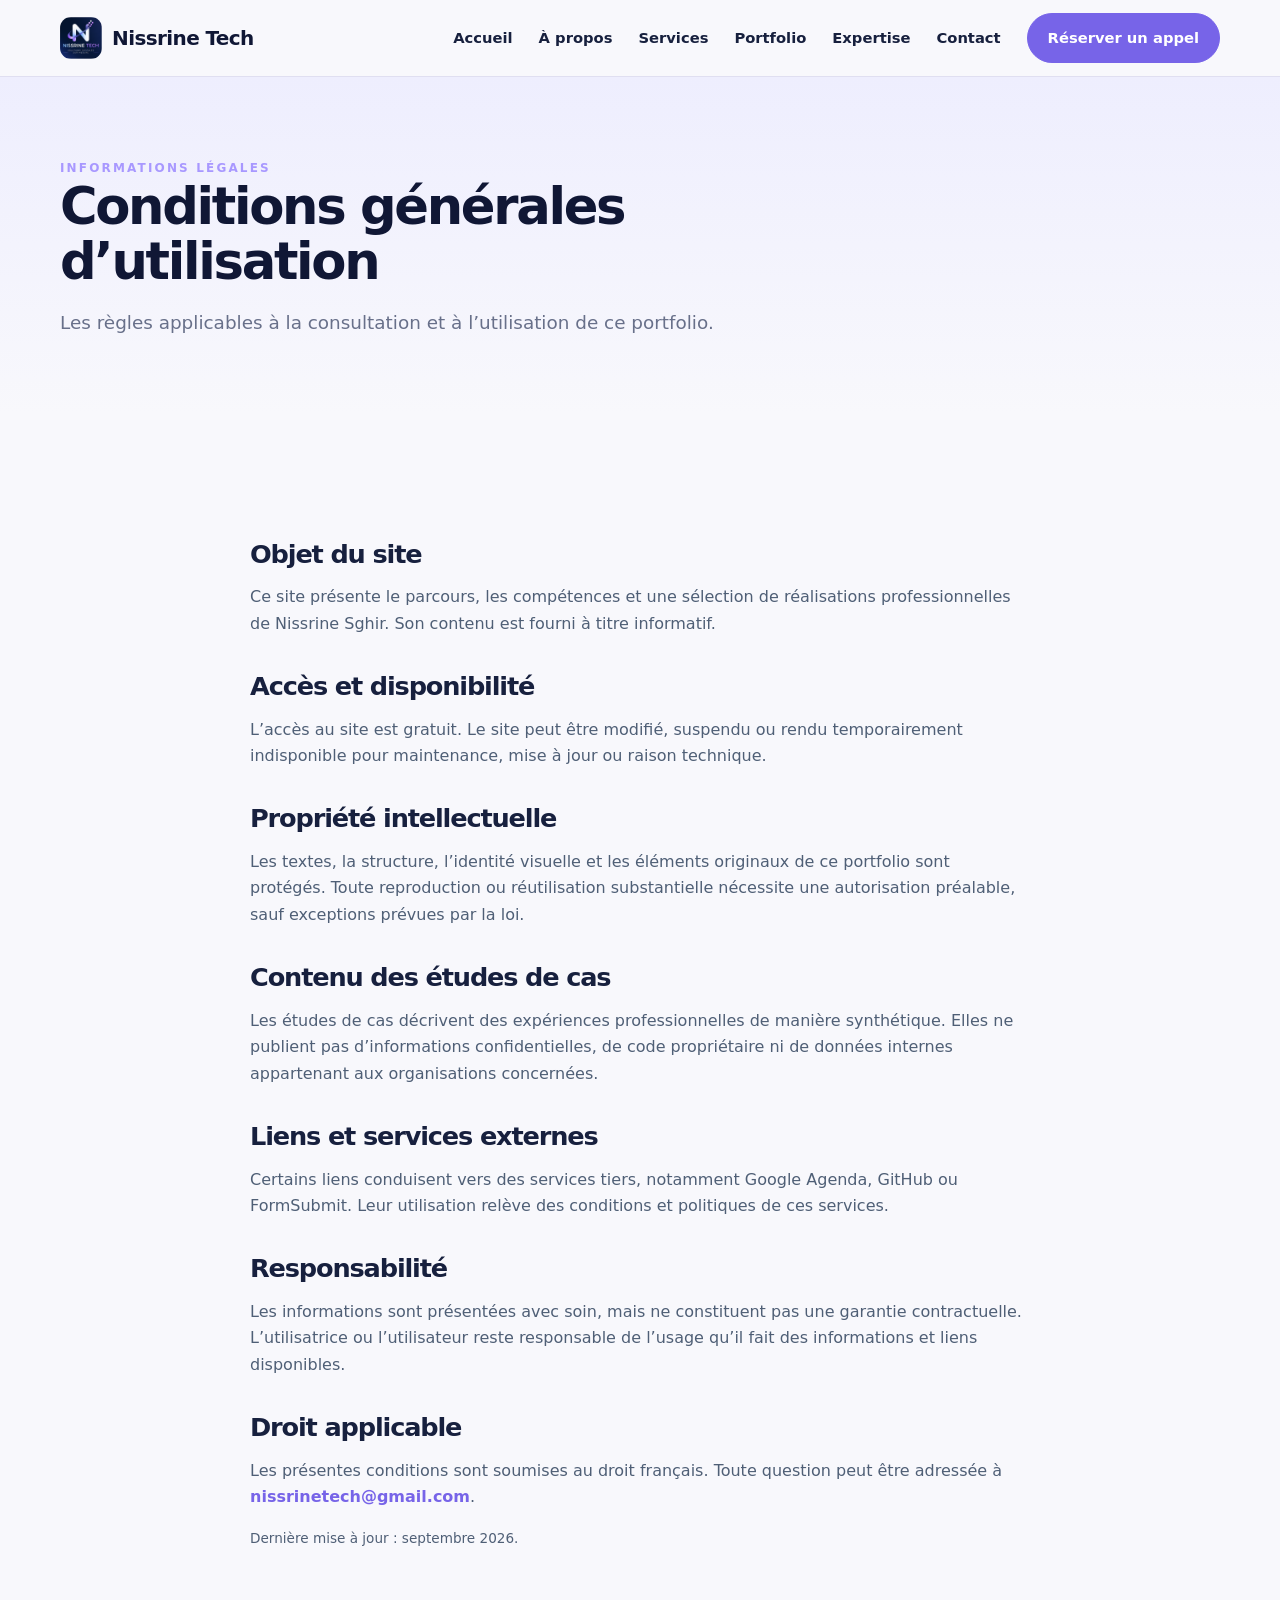
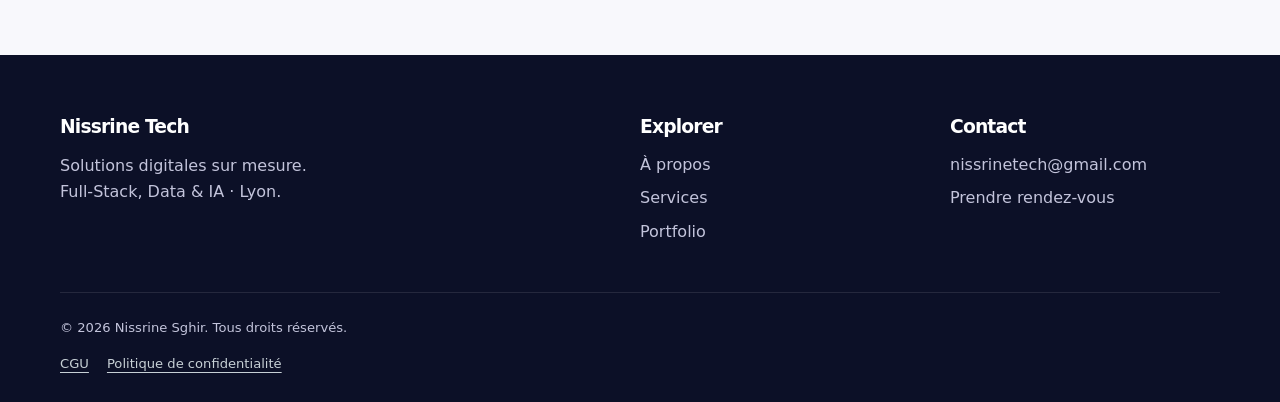
<file: cgu.html>
<!doctype html>
<html lang="fr">
<head>
  <meta charset="utf-8">
  <meta name="viewport" content="width=device-width,initial-scale=1">
  <meta name="description" content="Conditions générales d’utilisation du portfolio de Nissrine Sghir.">
  <title>Conditions générales d’utilisation — Nissrine Sghir</title>
  <link rel="stylesheet" href="assets/css/style.css">
  <link rel="stylesheet" href="assets/css/senior.css">
</head>
<body>
  <header class="nav"><div class="shell nav-inner"><a class="brand" href="index.html">Nissrine<i>.</i></a><button class="menu" aria-label="Ouvrir le menu" aria-expanded="false">☰</button><nav class="nav-links"><a href="index.html">Accueil</a><a href="portfolio.html">Études de cas</a><a href="expertise.html">Expertise</a><a href="contact.html">Contact</a></nav></div></header>
  <main>
    <section class="page-head"><div class="shell"><div class="eyebrow">Informations légales</div><h1>Conditions générales d’utilisation</h1><p>Les règles applicables à la consultation et à l’utilisation de ce portfolio.</p></div></section>
    <section class="section"><div class="shell legal-copy">
      <h2>Objet du site</h2><p>Ce site présente le parcours, les compétences et une sélection de réalisations professionnelles de Nissrine Sghir. Son contenu est fourni à titre informatif.</p>
      <h2>Accès et disponibilité</h2><p>L’accès au site est gratuit. Le site peut être modifié, suspendu ou rendu temporairement indisponible pour maintenance, mise à jour ou raison technique.</p>
      <h2>Propriété intellectuelle</h2><p>Les textes, la structure, l’identité visuelle et les éléments originaux de ce portfolio sont protégés. Toute reproduction ou réutilisation substantielle nécessite une autorisation préalable, sauf exceptions prévues par la loi.</p>
      <h2>Contenu des études de cas</h2><p>Les études de cas décrivent des expériences professionnelles de manière synthétique. Elles ne publient pas d’informations confidentielles, de code propriétaire ni de données internes appartenant aux organisations concernées.</p>
      <h2>Liens et services externes</h2><p>Certains liens conduisent vers des services tiers, notamment Google Agenda, GitHub ou FormSubmit. Leur utilisation relève des conditions et politiques de ces services.</p>
      <h2>Responsabilité</h2><p>Les informations sont présentées avec soin, mais ne constituent pas une garantie contractuelle. L’utilisatrice ou l’utilisateur reste responsable de l’usage qu’il fait des informations et liens disponibles.</p>
      <h2>Droit applicable</h2><p>Les présentes conditions sont soumises au droit français. Toute question peut être adressée à <a href="mailto:nissrinetech@gmail.com">nissrinetech@gmail.com</a>.</p>
      <p class="notice">Dernière mise à jour : septembre 2026.</p>
    </div></section>
  </main>
  <footer class="footer"><div class="shell"><div class="copyright">© 2026 Nissrine Sghir.</div></div></footer>
  <script src="assets/js/main.js?v=coherent-20261009"></script>
</body>
</html>
</file>
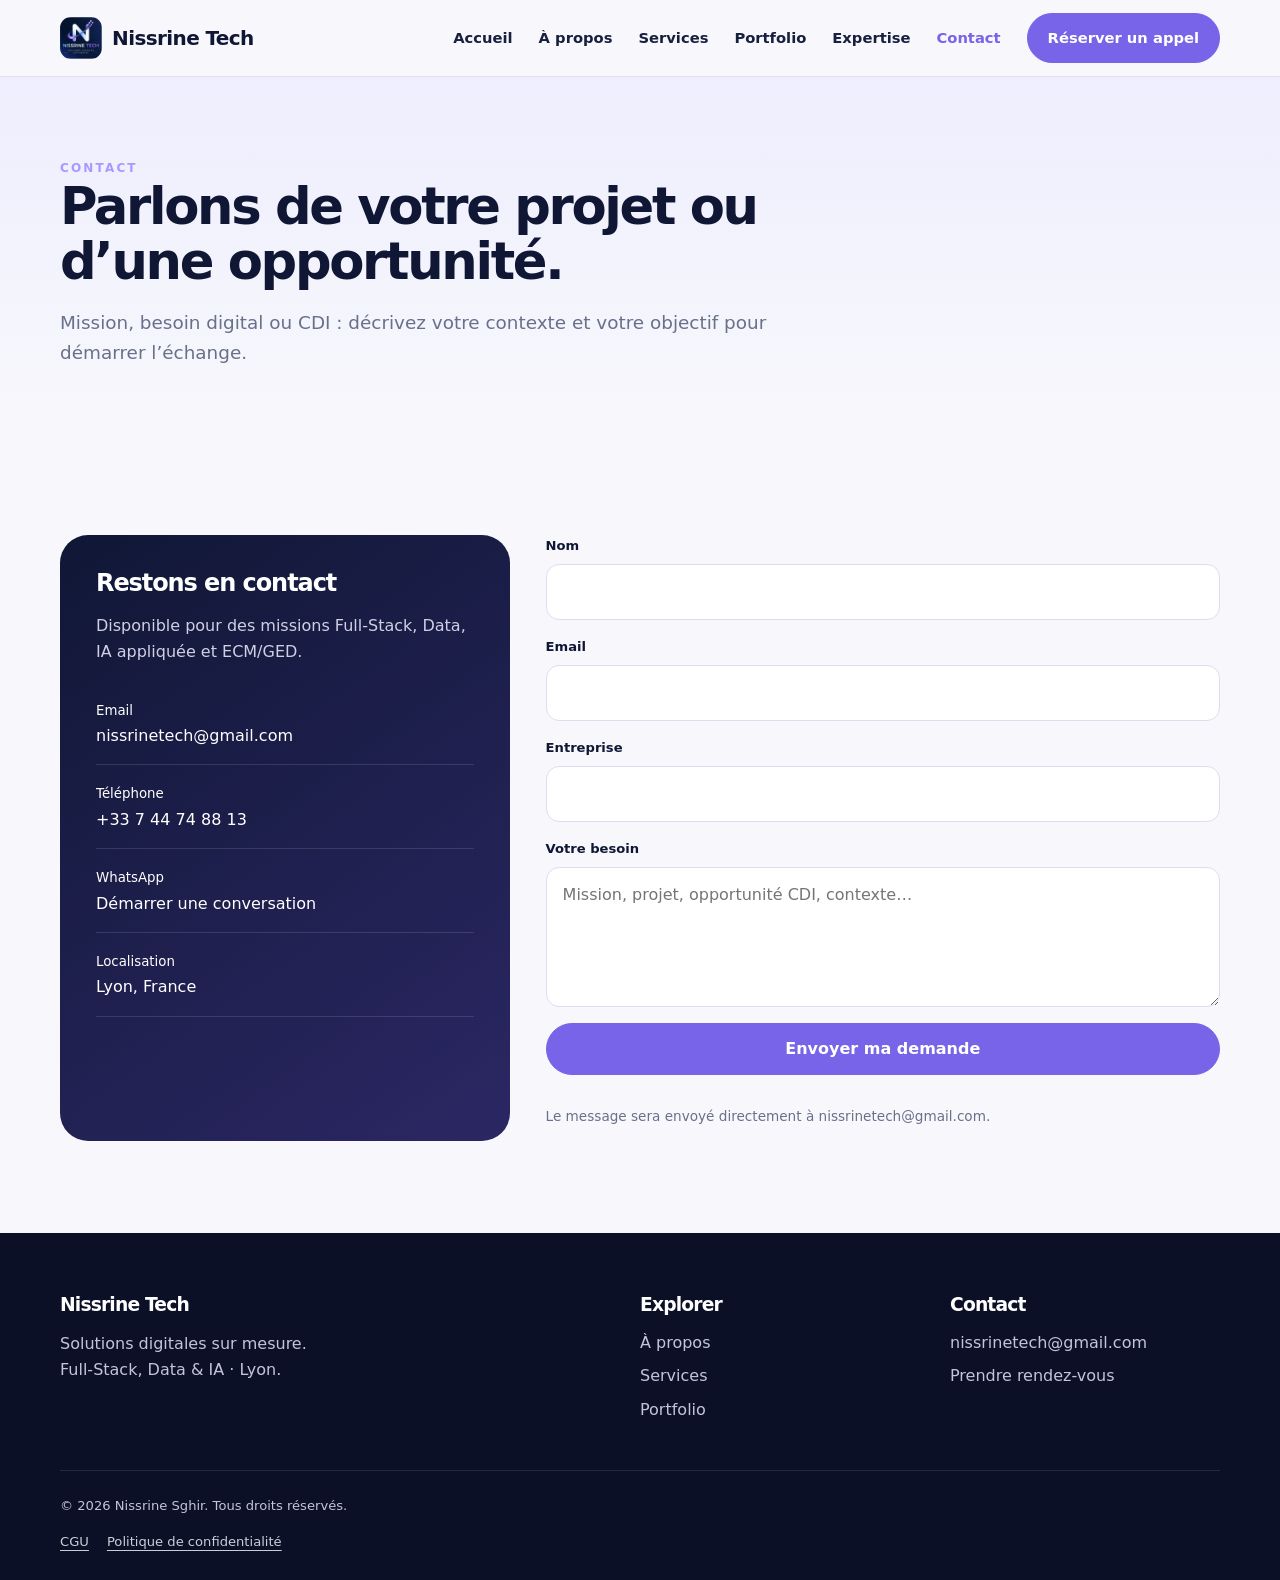
<file: contact.html>
<!doctype html>
<html lang="fr">
<head>
  <meta charset="utf-8">
  <meta name="viewport" content="width=device-width,initial-scale=1">
  <meta name="description" content="Contacter Nissrine Sghir à Lyon.">
  <title>Contact — Nissrine Sghir</title>
  <link rel="stylesheet" href="assets/css/style.css">
</head>
<body>
  <header class="nav"><div class="shell nav-inner"><a class="brand" href="index.html">Nissrine<i>.</i></a><button class="menu" aria-label="Ouvrir le menu">☰</button><nav class="nav-links"><a href="index.html">Accueil</a><a href="about.html">À propos</a><a href="services.html">Services</a><a href="portfolio.html">Portfolio</a><a aria-current="page" href="contact.html">Contact</a><a class="nav-cta" href="booking.html">Réserver un appel</a></nav></div></header>
  <main>
    <section class="page-head"><div class="shell"><div class="eyebrow">Contact</div><h1>Parlons de votre projet ou d’une opportunité.</h1><p>Mission, besoin digital ou CDI : décrivez votre contexte et votre objectif pour démarrer l’échange.</p></div></section>
    <section class="section"><div class="shell contact-grid">
      <aside class="contact-panel"><h2>Restons en contact</h2><p>Disponible pour des missions Full-Stack, Data, IA appliquée et ECM/GED.</p><div class="contact-item"><small>Email</small><br><a href="mailto:nissrinetech@gmail.com">nissrinetech@gmail.com</a></div><div class="contact-item"><small>Téléphone</small><br><a href="tel:+33744748813">+33 7 44 74 88 13</a></div><div class="contact-item"><small>WhatsApp</small><br><a href="https://wa.me/33744748813">Démarrer une conversation</a></div><div class="contact-item"><small>Localisation</small><br>Lyon, France</div></aside>
      <form action="https://formsubmit.co/nissrinetech@gmail.com" method="POST" data-live-form>
        <input type="hidden" name="_subject" value="Nouveau message depuis le portfolio de Nissrine">
        <input type="hidden" name="_template" value="table">
        <input type="hidden" name="_captcha" value="false">
        <input type="text" name="_honey" style="display:none" tabindex="-1" autocomplete="off">
        <div class="field"><label for="name">Nom</label><input id="name" name="Nom" required autocomplete="name"></div>
        <div class="field"><label for="email">Email</label><input id="email" name="Email" type="email" required autocomplete="email"></div>
        <div class="field"><label for="company">Entreprise</label><input id="company" name="Entreprise" autocomplete="organization"></div>
        <div class="field"><label for="need">Votre besoin</label><textarea id="need" name="Message" required placeholder="Mission, projet, opportunité CDI, contexte…"></textarea></div>
        <button class="btn" type="submit">Envoyer ma demande</button>
        <p class="notice">Le message sera envoyé directement à nissrinetech@gmail.com.</p>
      </form>
    </div></section>
  </main>
  <footer class="footer"><div class="shell"><div class="footer-grid"><div><h3>Nissrine Sghir</h3><p>Full-Stack & Data · Lyon.</p></div><div><h3>Explorer</h3><a href="services.html">Services</a><a href="portfolio.html">Portfolio</a></div><div><h3>Contact</h3><a href="booking.html">Réserver 30 minutes</a></div></div><div class="copyright">© 2026 Nissrine Sghir.</div></div></footer>
  <script src="assets/js/main.js?v=coherent-20261009"></script>
</body>
</html>
</file>
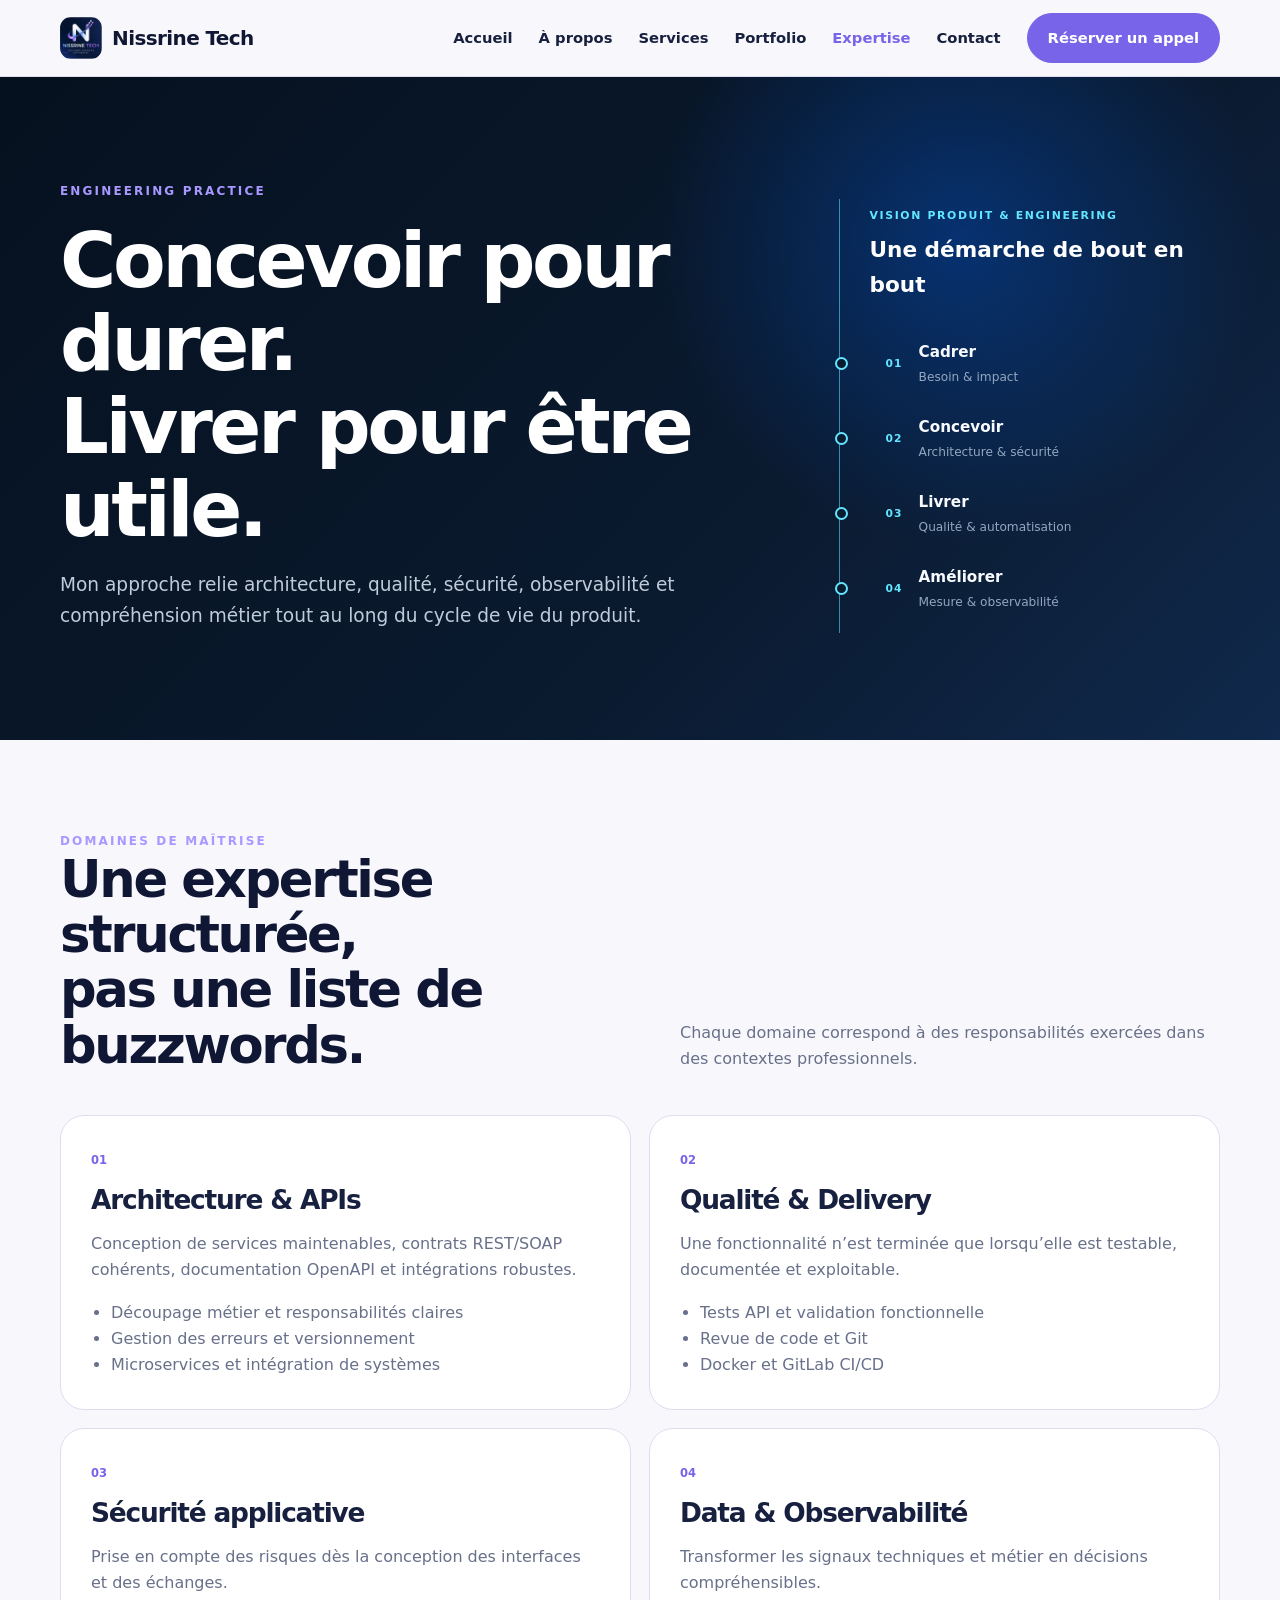
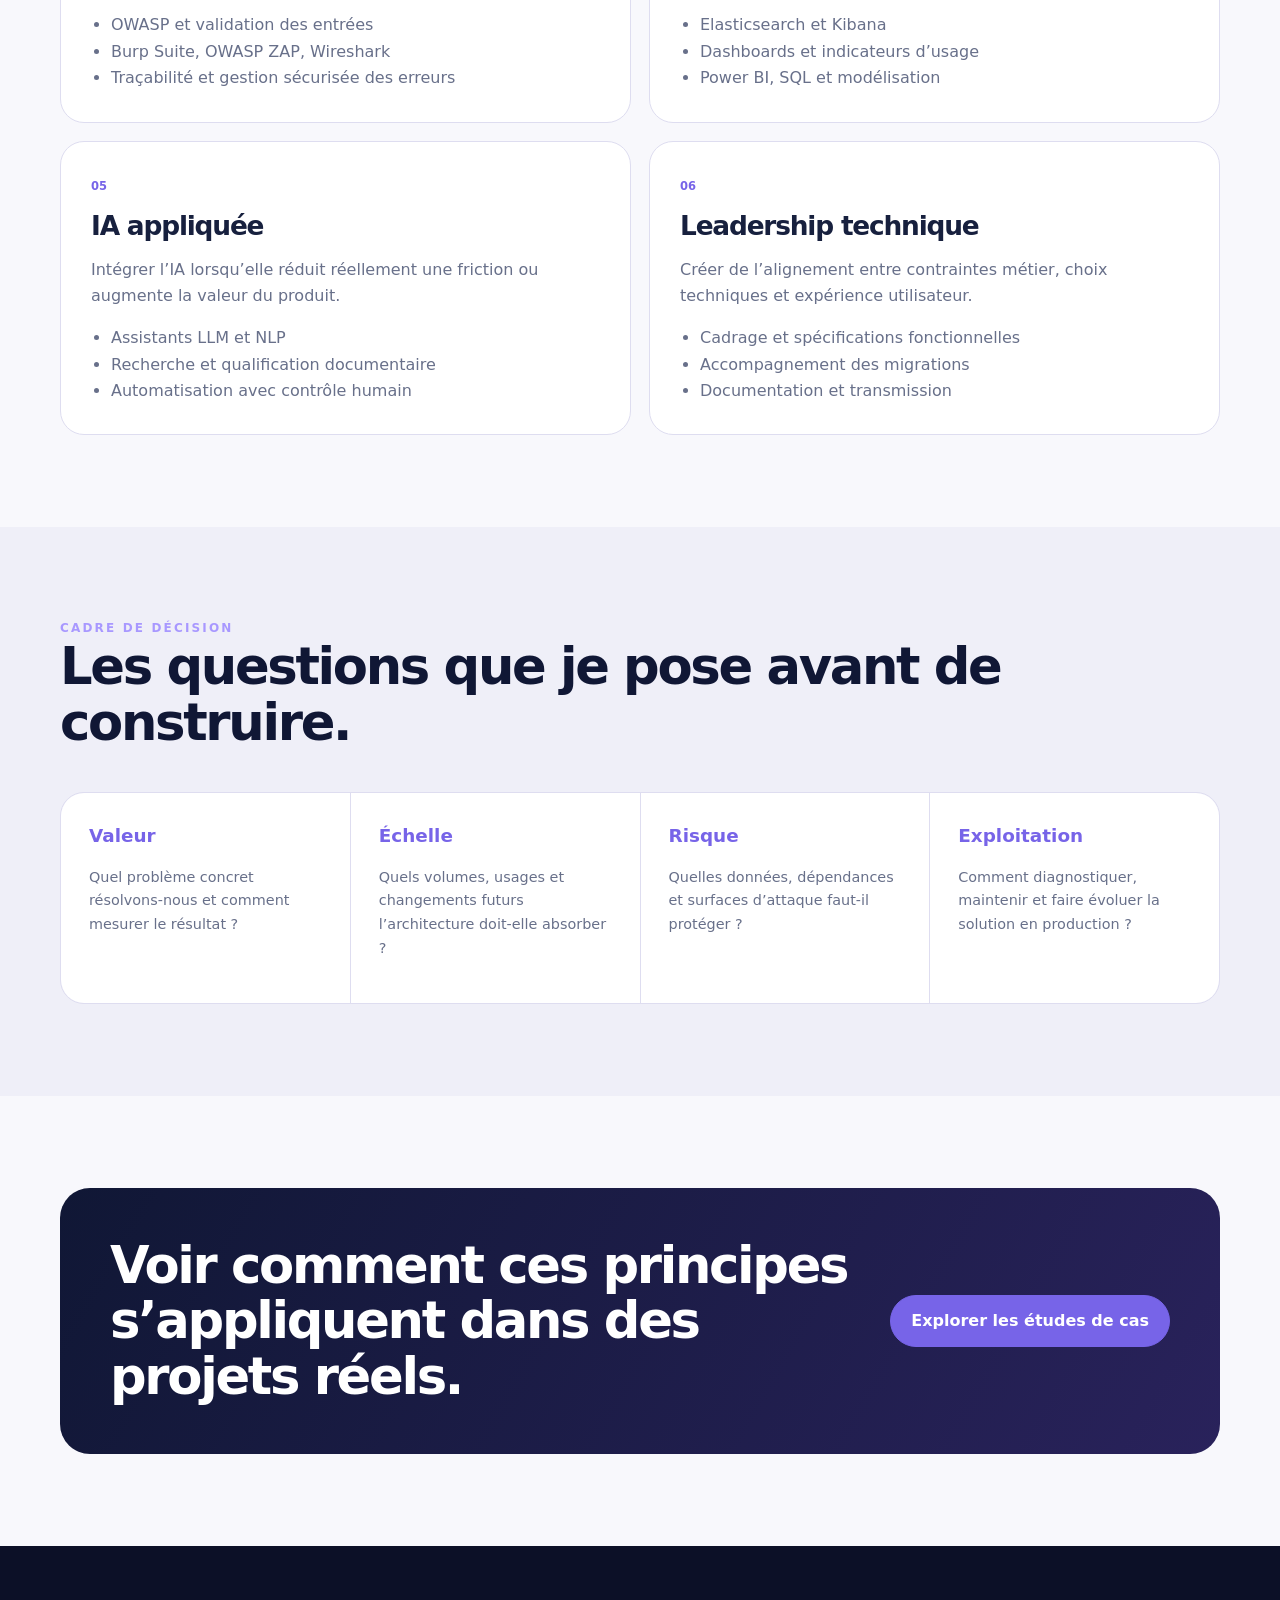
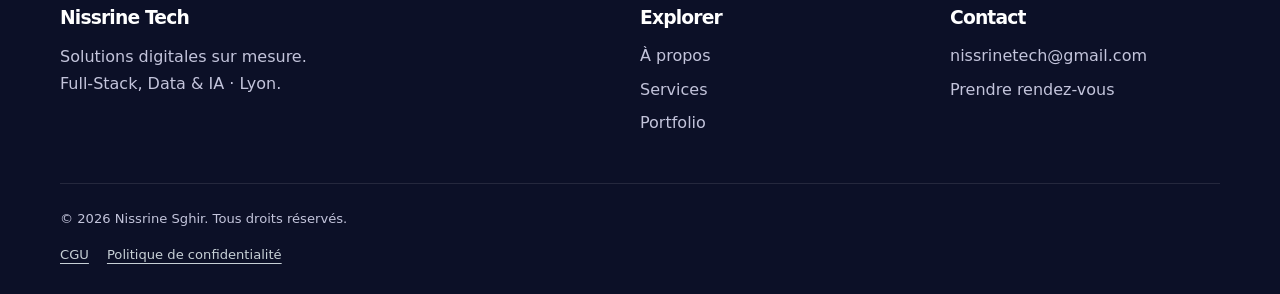
<file: expertise.html>
<!doctype html>
<html lang="fr">
<head>
  <meta charset="utf-8">
  <meta name="viewport" content="width=device-width,initial-scale=1">
  <meta name="description" content="Expertise Engineering de Nissrine Sghir : architecture, APIs, sécurité, qualité, CI/CD et observabilité.">
  <title>Expertise Engineering — Nissrine Sghir</title>
  <link rel="stylesheet" href="assets/css/style.css">
  <link rel="stylesheet" href="assets/css/senior.css">
  <link rel="stylesheet" href="assets/css/engineering.css">
</head>
<body>
  <header class="nav"><div class="shell nav-inner"><a class="brand" href="index.html">Nissrine<i>.</i></a><button class="menu" aria-label="Ouvrir le menu">☰</button><nav class="nav-links"><a href="index.html">Accueil</a><a href="about.html">À propos</a><a href="services.html">Services</a><a href="portfolio.html">Études de cas</a><a aria-current="page" href="expertise.html">Expertise</a><a href="contact.html">Contact</a><a class="nav-cta" href="booking.html">Réserver un appel</a></nav></div></header>
  <main>
    <section class="engineering-hero"><div class="shell engineering-hero-grid"><div><div class="eyebrow">Engineering practice</div><h1>Concevoir pour durer.<br>Livrer pour être utile.</h1><p>Mon approche relie architecture, qualité, sécurité, observabilité et compréhension métier tout au long du cycle de vie du produit.</p></div><aside class="delivery-path" aria-label="Cycle de réalisation"><div class="path-title"><span>Vision produit &amp; engineering</span><strong>Une démarche de bout en bout</strong></div><ol><li><b>01</b><div><strong>Cadrer</strong><small>Besoin &amp; impact</small></div></li><li><b>02</b><div><strong>Concevoir</strong><small>Architecture &amp; sécurité</small></div></li><li><b>03</b><div><strong>Livrer</strong><small>Qualité &amp; automatisation</small></div></li><li><b>04</b><div><strong>Améliorer</strong><small>Mesure &amp; observabilité</small></div></li></ol></aside></div></section>

    <section class="section"><div class="shell"><div class="section-head"><div><div class="eyebrow">Domaines de maîtrise</div><h2>Une expertise structurée,<br>pas une liste de buzzwords.</h2></div><p>Chaque domaine correspond à des responsabilités exercées dans des contextes professionnels.</p></div><div class="engineering-grid">
      <article class="engineering-card"><span>01</span><h3>Architecture & APIs</h3><p>Conception de services maintenables, contrats REST/SOAP cohérents, documentation OpenAPI et intégrations robustes.</p><ul><li>Découpage métier et responsabilités claires</li><li>Gestion des erreurs et versionnement</li><li>Microservices et intégration de systèmes</li></ul></article>
      <article class="engineering-card"><span>02</span><h3>Qualité & Delivery</h3><p>Une fonctionnalité n’est terminée que lorsqu’elle est testable, documentée et exploitable.</p><ul><li>Tests API et validation fonctionnelle</li><li>Revue de code et Git</li><li>Docker et GitLab CI/CD</li></ul></article>
      <article class="engineering-card"><span>03</span><h3>Sécurité applicative</h3><p>Prise en compte des risques dès la conception des interfaces et des échanges.</p><ul><li>OWASP et validation des entrées</li><li>Burp Suite, OWASP ZAP, Wireshark</li><li>Traçabilité et gestion sécurisée des erreurs</li></ul></article>
      <article class="engineering-card"><span>04</span><h3>Data & Observabilité</h3><p>Transformer les signaux techniques et métier en décisions compréhensibles.</p><ul><li>Elasticsearch et Kibana</li><li>Dashboards et indicateurs d’usage</li><li>Power BI, SQL et modélisation</li></ul></article>
      <article class="engineering-card"><span>05</span><h3>IA appliquée</h3><p>Intégrer l’IA lorsqu’elle réduit réellement une friction ou augmente la valeur du produit.</p><ul><li>Assistants LLM et NLP</li><li>Recherche et qualification documentaire</li><li>Automatisation avec contrôle humain</li></ul></article>
      <article class="engineering-card"><span>06</span><h3>Leadership technique</h3><p>Créer de l’alignement entre contraintes métier, choix techniques et expérience utilisateur.</p><ul><li>Cadrage et spécifications fonctionnelles</li><li>Accompagnement des migrations</li><li>Documentation et transmission</li></ul></article>
    </div></div></section>

    <section class="section soft"><div class="shell"><div class="section-head"><div><div class="eyebrow">Cadre de décision</div><h2>Les questions que je pose avant de construire.</h2></div></div><div class="decision-grid"><article><strong>Valeur</strong><p>Quel problème concret résolvons-nous et comment mesurer le résultat ?</p></article><article><strong>Échelle</strong><p>Quels volumes, usages et changements futurs l’architecture doit-elle absorber ?</p></article><article><strong>Risque</strong><p>Quelles données, dépendances et surfaces d’attaque faut-il protéger ?</p></article><article><strong>Exploitation</strong><p>Comment diagnostiquer, maintenir et faire évoluer la solution en production ?</p></article></div></div></section>

    <section class="section"><div class="shell quote"><h2>Voir comment ces principes s’appliquent dans des projets réels.</h2><a class="btn" href="portfolio.html">Explorer les études de cas</a></div></section>
  </main>
  <footer class="footer"><div class="shell"><div class="footer-grid"><div><h3>Nissrine Sghir</h3><p>Software Engineer Full-Stack, Data & AI · Lyon.</p></div><div><h3>Preuves</h3><a href="assets/Nissrine-Sghir-CV.pdf" download>Télécharger le CV</a></div><div><h3>Contact</h3><a href="booking.html">Rendez-vous</a><a href="privacy.html">Confidentialité</a></div></div><div class="copyright">© 2026 Nissrine Sghir.</div></div></footer>
  <script src="assets/js/main.js?v=coherent-20261009"></script>
</body>
</html>
</file>
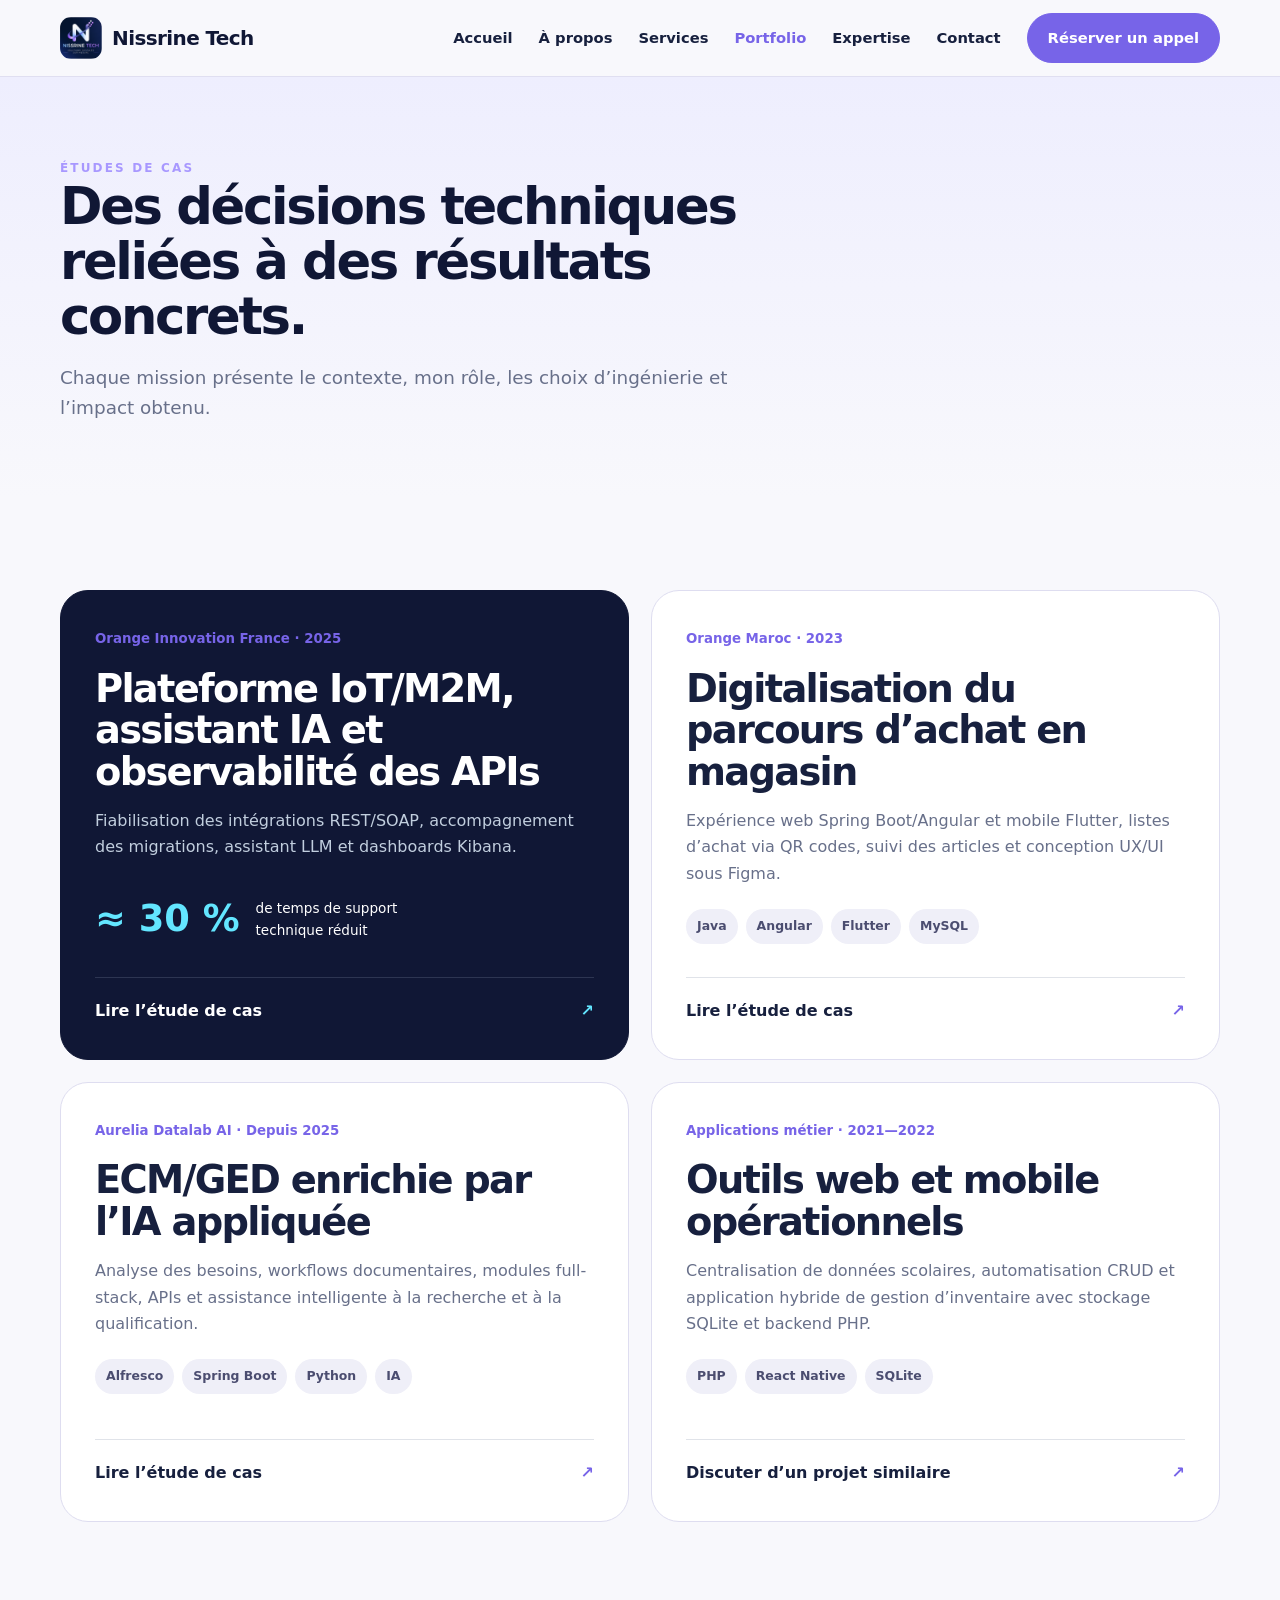
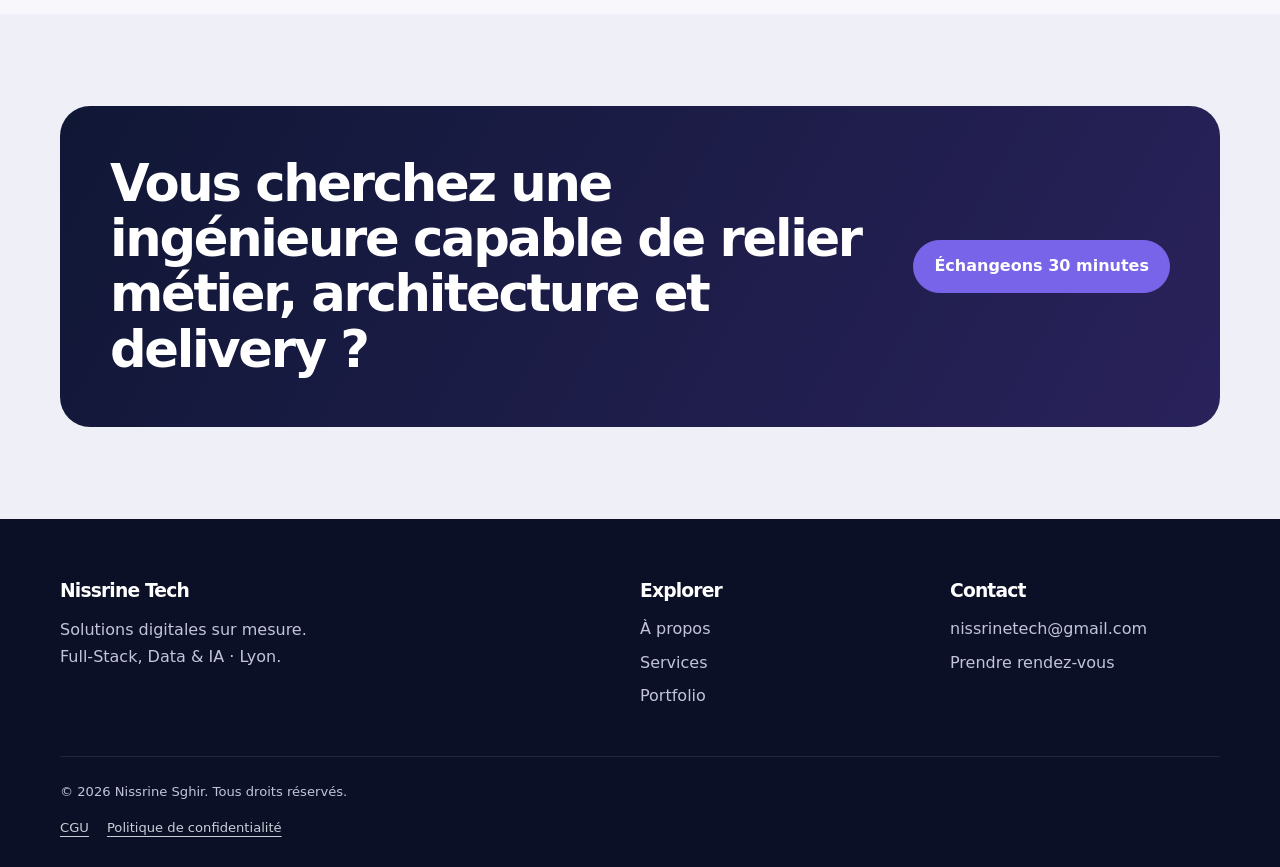
<file: portfolio.html>
<!doctype html><html lang="fr"><head><meta charset="utf-8"><meta name="viewport" content="width=device-width,initial-scale=1"><meta name="description" content="Études de cas Full-Stack, APIs, Data, IA et ECM/GED de Nissrine Sghir."><title>Études de cas — Nissrine Sghir</title><link rel="stylesheet" href="assets/css/style.css"><link rel="stylesheet" href="assets/css/senior.css"></head><body>
<header class="nav"><div class="shell nav-inner"><a class="brand" href="index.html">Nissrine<i>.</i></a><button class="menu" aria-label="Ouvrir le menu">☰</button><nav class="nav-links"><a href="index.html">Accueil</a><a href="about.html">À propos</a><a href="services.html">Services</a><a aria-current="page" href="portfolio.html">Études de cas</a><a href="contact.html">Contact</a><a class="nav-cta" href="booking.html">Réserver un appel</a></nav></div></header>
<main><section class="page-head"><div class="shell"><div class="eyebrow">Études de cas</div><h1>Des décisions techniques reliées à des résultats concrets.</h1><p>Chaque mission présente le contexte, mon rôle, les choix d’ingénierie et l’impact obtenu.</p></div></section>
<section class="section"><div class="shell case-grid">
<article class="case-card case-featured"><div><small>Orange Innovation France · 2025</small><h2>Plateforme IoT/M2M, assistant IA et observabilité des APIs</h2><p>Fiabilisation des intégrations REST/SOAP, accompagnement des migrations, assistant LLM et dashboards Kibana.</p><div class="case-impact"><strong>≈ 30 %</strong><span>de temps de support technique réduit</span></div></div><a class="case-link" href="case-orange-france.html">Lire l’étude de cas <span>↗</span></a></article>
<article class="case-card"><div><small>Orange Maroc · 2023</small><h2>Digitalisation du parcours d’achat en magasin</h2><p>Expérience web Spring Boot/Angular et mobile Flutter, listes d’achat via QR codes, suivi des articles et conception UX/UI sous Figma.</p><div class="tags"><span class="tag">Java</span><span class="tag">Angular</span><span class="tag">Flutter</span><span class="tag">MySQL</span></div></div><a class="case-link" href="case-orange-maroc.html">Lire l’étude de cas <span>↗</span></a></article>
<article class="case-card"><div><small>Aurelia Datalab AI · Depuis 2025</small><h2>ECM/GED enrichie par l’IA appliquée</h2><p>Analyse des besoins, workflows documentaires, modules full-stack, APIs et assistance intelligente à la recherche et à la qualification.</p><div class="tags"><span class="tag">Alfresco</span><span class="tag">Spring Boot</span><span class="tag">Python</span><span class="tag">IA</span></div></div><a class="case-link" href="case-aurelia.html">Lire l’étude de cas <span>↗</span></a></article>
<article class="case-card"><div><small>Applications métier · 2021—2022</small><h2>Outils web et mobile opérationnels</h2><p>Centralisation de données scolaires, automatisation CRUD et application hybride de gestion d’inventaire avec stockage SQLite et backend PHP.</p><div class="tags"><span class="tag">PHP</span><span class="tag">React Native</span><span class="tag">SQLite</span></div></div><a class="case-link" href="contact.html">Discuter d’un projet similaire <span>↗</span></a></article>
</div></section><section class="section soft"><div class="shell quote"><h2>Vous cherchez une ingénieure capable de relier métier, architecture et delivery ?</h2><a class="btn" href="booking.html">Échangeons 30 minutes</a></div></section></main>
<footer class="footer"><div class="shell"><div class="footer-grid"><div><h3>Nissrine Sghir</h3><p>Software Engineer Full-Stack, Data & AI · Lyon.</p></div><div><h3>Explorer</h3><a href="services.html">Services</a><a href="about.html">À propos</a><a href="assets/Nissrine-Sghir-CV.pdf" download>Télécharger le CV</a></div><div><h3>Contact</h3><a href="mailto:nissrinetech@gmail.com">Email</a><a href="booking.html">Rendez-vous</a><a href="privacy.html">Confidentialité</a></div></div><div class="copyright">© 2026 Nissrine Sghir.</div></div></footer><script src="assets/js/main.js?v=coherent-20261009"></script></body></html>
</file>
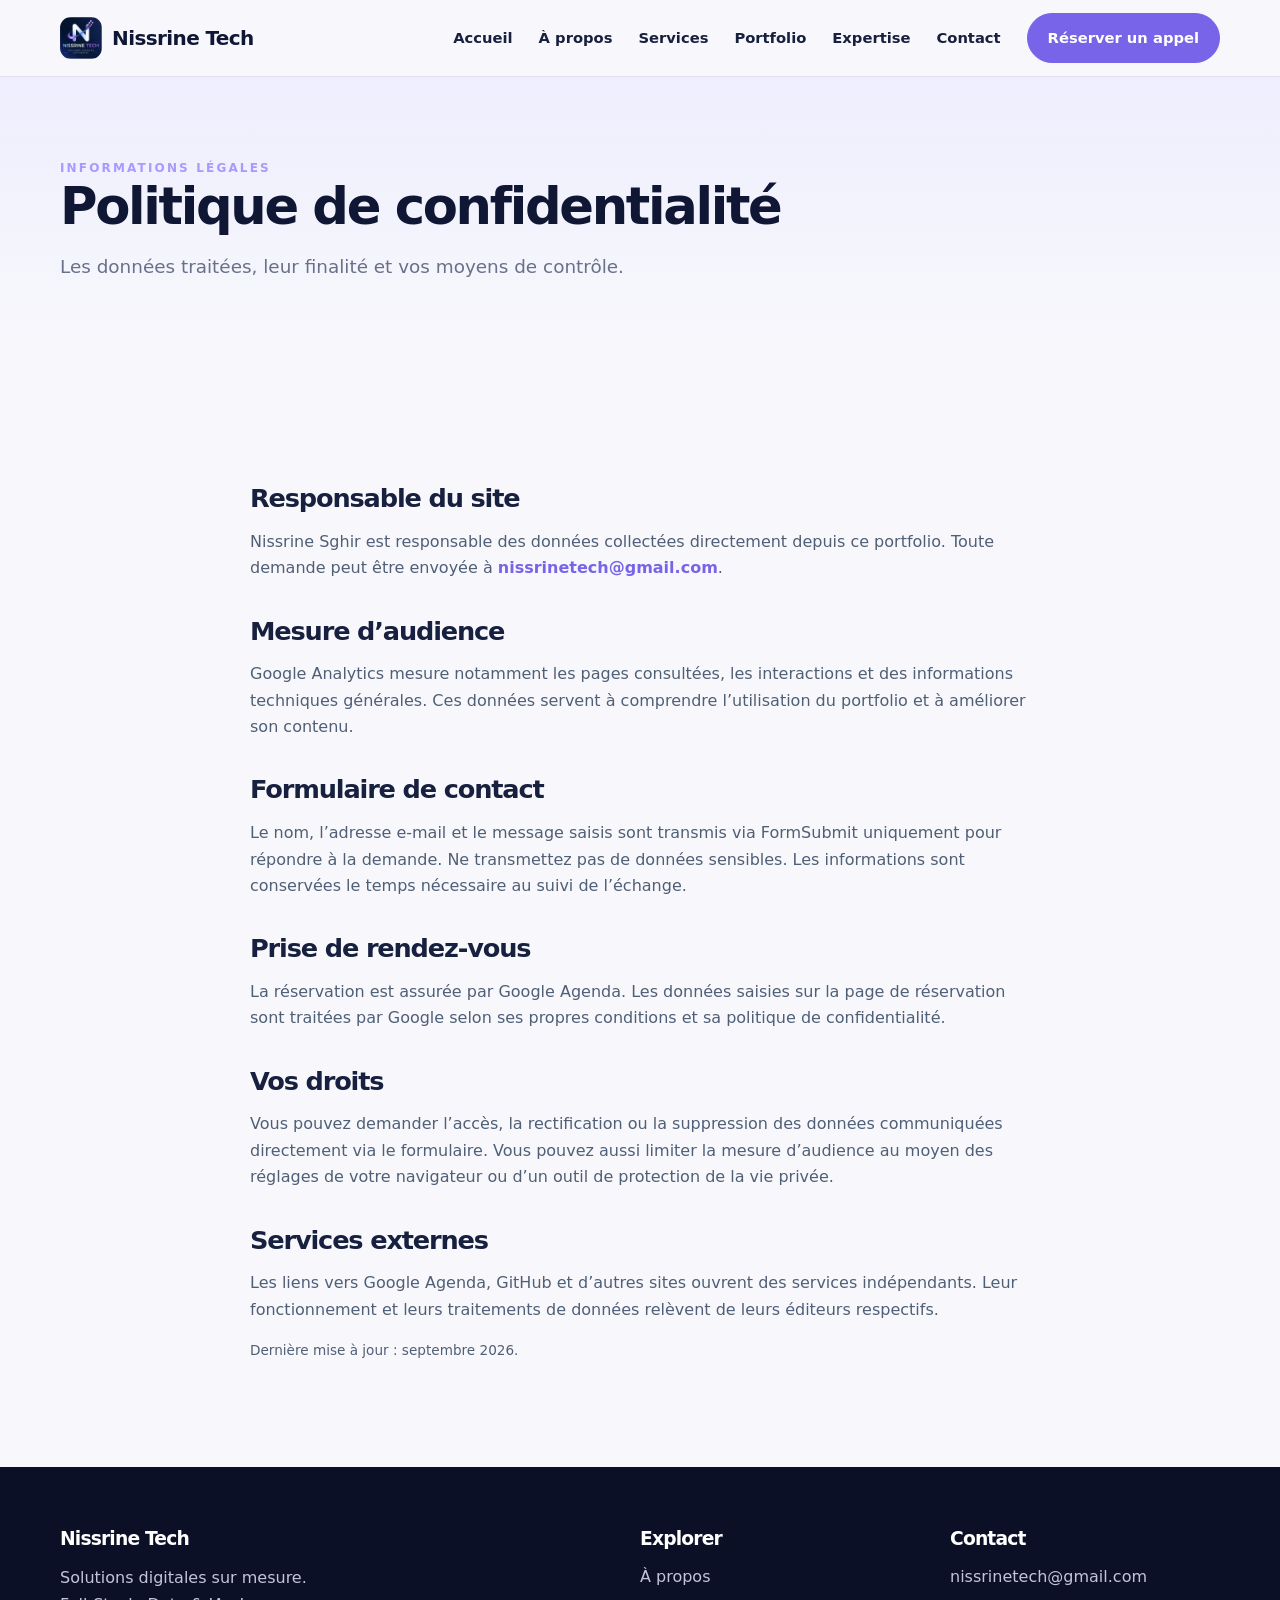
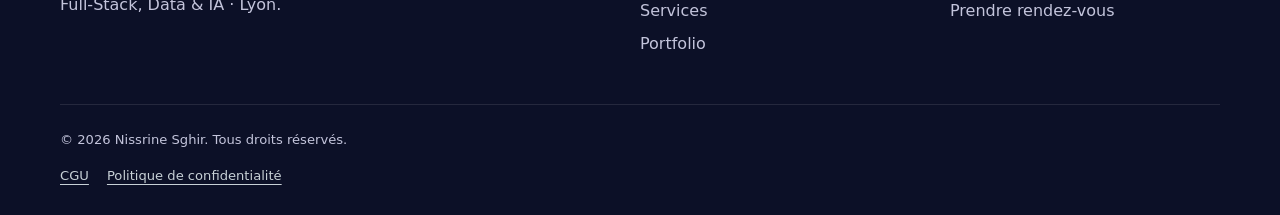
<file: privacy.html>
<!doctype html><html lang="fr"><head><meta charset="utf-8"><meta name="viewport" content="width=device-width,initial-scale=1"><meta name="description" content="Politique de confidentialité du portfolio de Nissrine Sghir."><title>Politique de confidentialité — Nissrine Sghir</title><link rel="stylesheet" href="assets/css/style.css"><link rel="stylesheet" href="assets/css/senior.css"></head><body><header class="nav"><div class="shell nav-inner"><a class="brand" href="index.html">Nissrine<i>.</i></a><button class="menu" aria-label="Ouvrir le menu" aria-expanded="false">☰</button><nav class="nav-links"><a href="index.html">Accueil</a><a href="portfolio.html">Études de cas</a><a href="expertise.html">Expertise</a><a href="contact.html">Contact</a></nav></div></header><main><section class="page-head"><div class="shell"><div class="eyebrow">Informations légales</div><h1>Politique de confidentialité</h1><p>Les données traitées, leur finalité et vos moyens de contrôle.</p></div></section><section class="section"><div class="shell legal-copy"><h2>Responsable du site</h2><p>Nissrine Sghir est responsable des données collectées directement depuis ce portfolio. Toute demande peut être envoyée à <a href="mailto:nissrinetech@gmail.com">nissrinetech@gmail.com</a>.</p><h2>Mesure d’audience</h2><p>Google Analytics mesure notamment les pages consultées, les interactions et des informations techniques générales. Ces données servent à comprendre l’utilisation du portfolio et à améliorer son contenu.</p><h2>Formulaire de contact</h2><p>Le nom, l’adresse e-mail et le message saisis sont transmis via FormSubmit uniquement pour répondre à la demande. Ne transmettez pas de données sensibles. Les informations sont conservées le temps nécessaire au suivi de l’échange.</p><h2>Prise de rendez-vous</h2><p>La réservation est assurée par Google Agenda. Les données saisies sur la page de réservation sont traitées par Google selon ses propres conditions et sa politique de confidentialité.</p><h2>Vos droits</h2><p>Vous pouvez demander l’accès, la rectification ou la suppression des données communiquées directement via le formulaire. Vous pouvez aussi limiter la mesure d’audience au moyen des réglages de votre navigateur ou d’un outil de protection de la vie privée.</p><h2>Services externes</h2><p>Les liens vers Google Agenda, GitHub et d’autres sites ouvrent des services indépendants. Leur fonctionnement et leurs traitements de données relèvent de leurs éditeurs respectifs.</p><p class="notice">Dernière mise à jour : septembre 2026.</p></div></section></main><footer class="footer"><div class="shell"><div class="copyright">© 2026 Nissrine Sghir.</div></div></footer><script src="assets/js/main.js?v=coherent-20261009"></script></body></html>
</file>
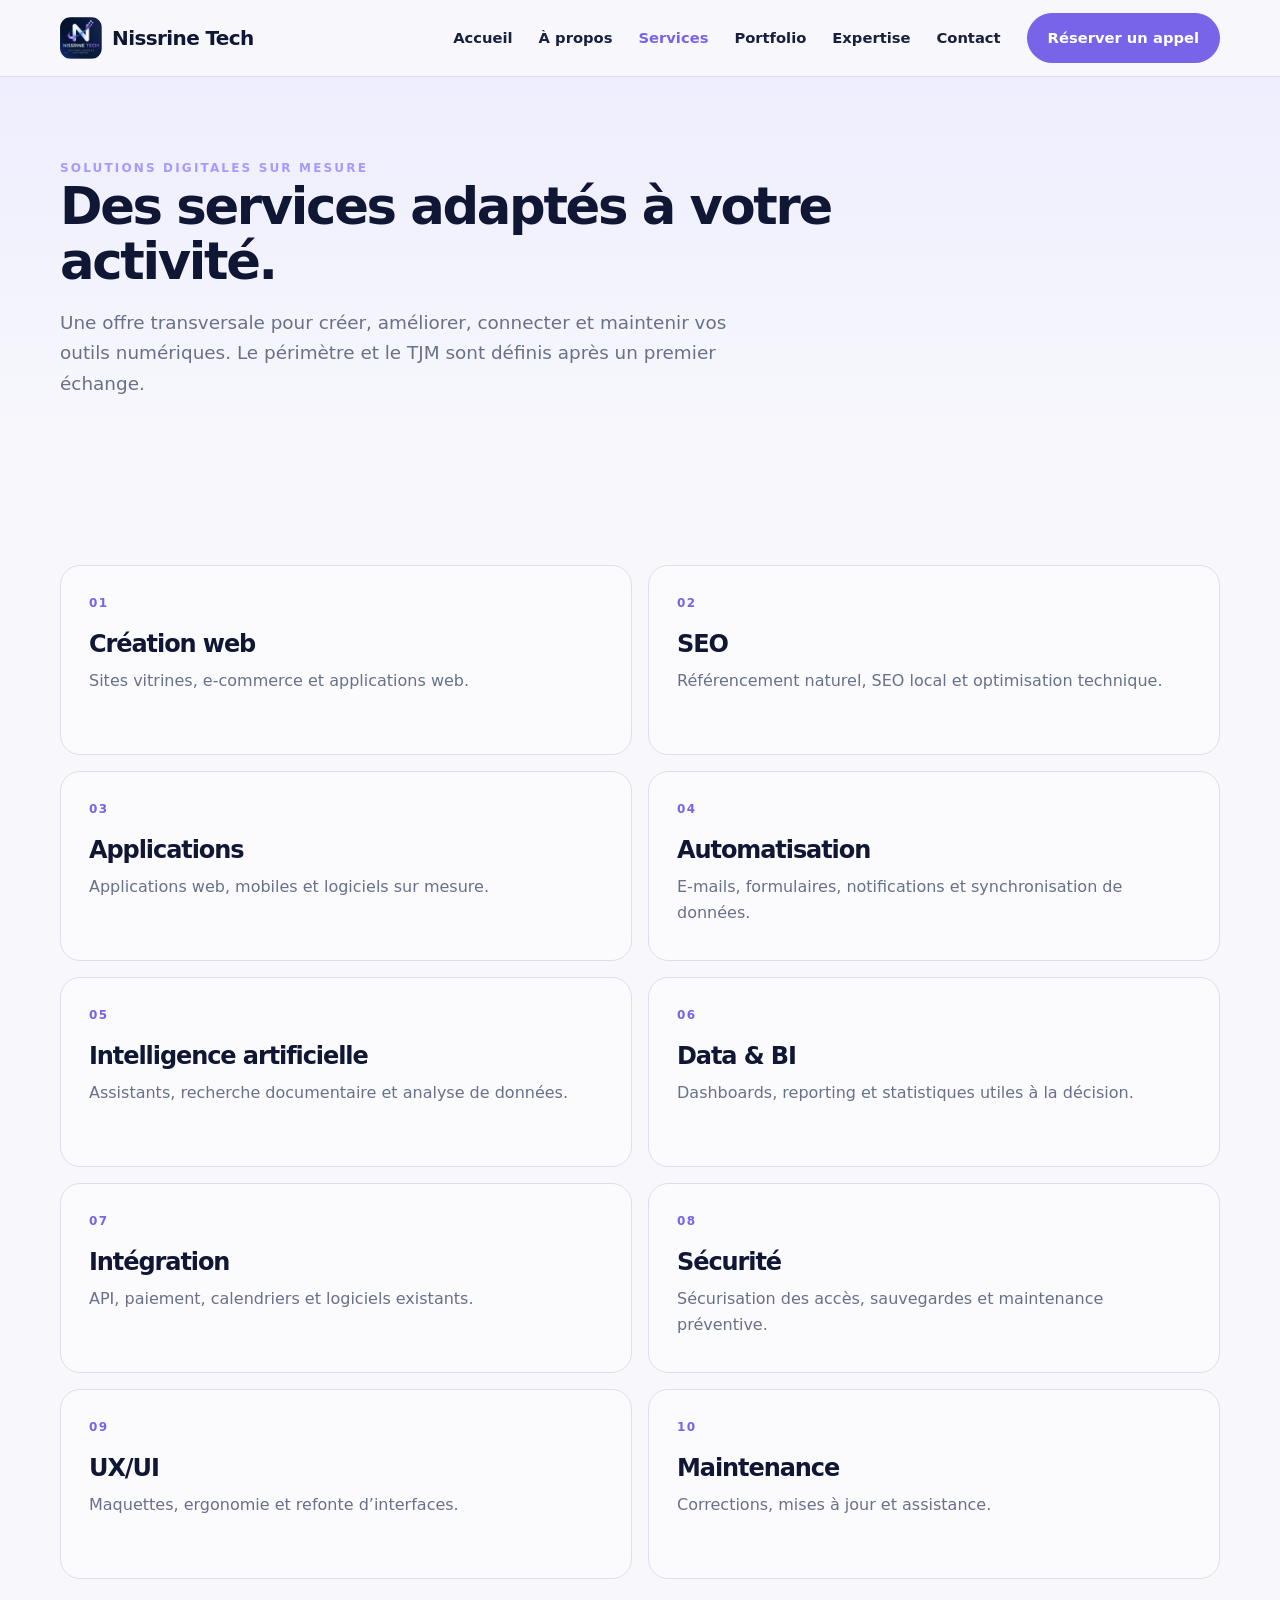
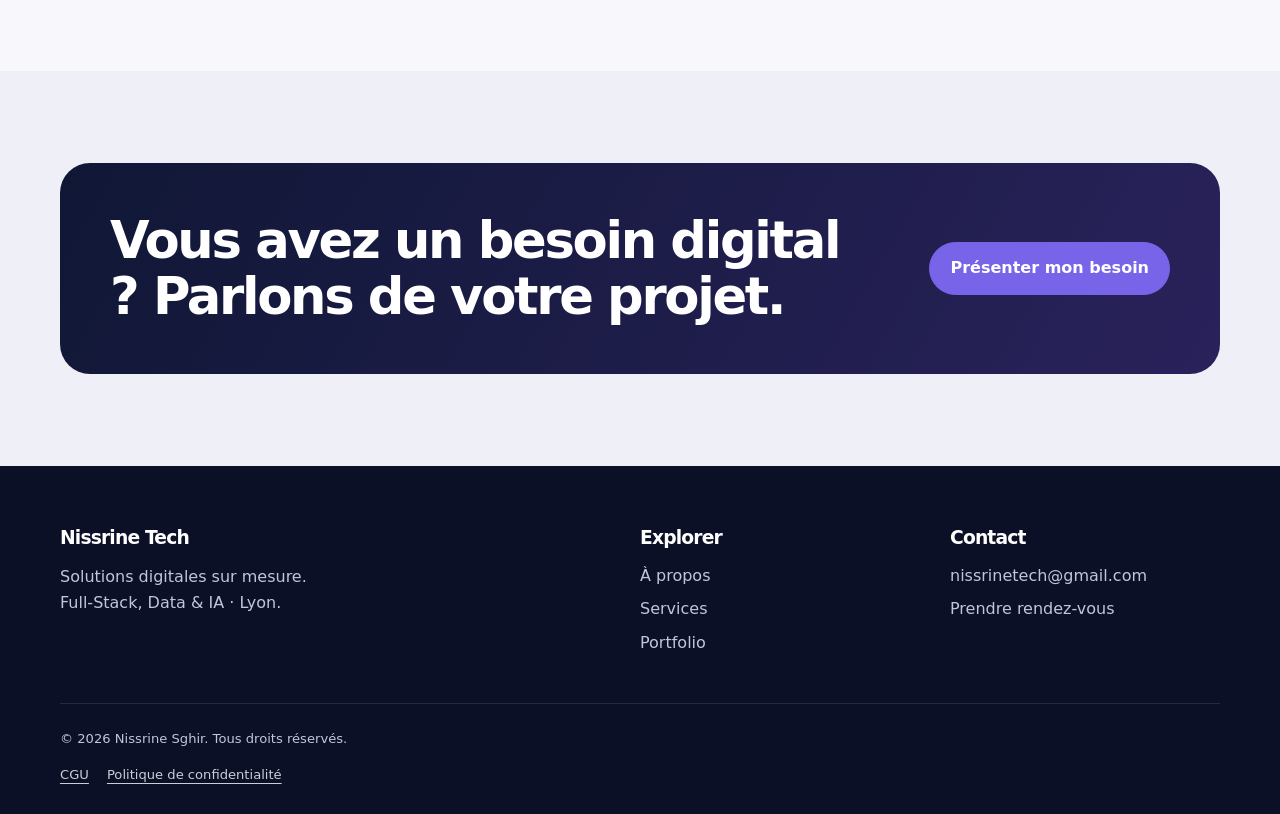
<file: services.html>
<!doctype html><html lang="fr"><head><meta charset="utf-8"><meta name="viewport" content="width=device-width,initial-scale=1"><meta name="description" content="Création web, SEO, applications, automatisation, IA, data, intégration, sécurité, UX/UI et maintenance avec Nissrine Tech."><title>Services digitaux sur mesure | Nissrine Tech</title><link rel="stylesheet" href="assets/css/style.css"><link rel="stylesheet" href="assets/css/premium.css"><link rel="stylesheet" href="assets/css/services.css"></head><body><header class="nav"><div class="shell nav-inner"><a class="brand brand-tech" href="index.html"><img src="assets/img/nissrine-tech-logo.png" alt="Nissrine Tech"><span>Nissrine Tech</span></a><button class="menu" aria-label="Ouvrir le menu" aria-expanded="false">☰</button><nav class="nav-links"><a href="index.html">Accueil</a><a href="about.html">À propos</a><a aria-current="page" href="services.html">Services</a><a href="portfolio.html">Portfolio</a><a href="contact.html">Contact</a><a class="nav-cta" href="booking.html">Réserver un appel</a></nav></div></header><main><section class="page-head"><div class="shell"><div class="eyebrow">Solutions digitales sur mesure</div><h1>Des services adaptés à votre activité.</h1><p>Une offre transversale pour créer, améliorer, connecter et maintenir vos outils numériques. Le périmètre et le TJM sont définis après un premier échange.</p></div></section><section class="section"><div class="shell"><div class="service-offer-grid"><article><b>01</b><h2>Création web</h2><p>Sites vitrines, e-commerce et applications web.</p></article><article><b>02</b><h2>SEO</h2><p>Référencement naturel, SEO local et optimisation technique.</p></article><article><b>03</b><h2>Applications</h2><p>Applications web, mobiles et logiciels sur mesure.</p></article><article><b>04</b><h2>Automatisation</h2><p>E-mails, formulaires, notifications et synchronisation de données.</p></article><article><b>05</b><h2>Intelligence artificielle</h2><p>Assistants, recherche documentaire et analyse de données.</p></article><article><b>06</b><h2>Data & BI</h2><p>Dashboards, reporting et statistiques utiles à la décision.</p></article><article><b>07</b><h2>Intégration</h2><p>API, paiement, calendriers et logiciels existants.</p></article><article><b>08</b><h2>Sécurité</h2><p>Sécurisation des accès, sauvegardes et maintenance préventive.</p></article><article><b>09</b><h2>UX/UI</h2><p>Maquettes, ergonomie et refonte d’interfaces.</p></article><article><b>10</b><h2>Maintenance</h2><p>Corrections, mises à jour et assistance.</p></article></div></div></section><section class="section soft"><div class="shell quote"><h2>Vous avez un besoin digital ? Parlons de votre projet.</h2><a class="btn" href="contact.html">Présenter mon besoin</a></div></section></main><footer class="footer"><div class="shell"><div class="footer-grid"><div><h3>Nissrine Tech</h3><p>Solutions digitales sur mesure.</p></div><div><h3>Explorer</h3><a href="portfolio.html">Portfolio</a><a href="about.html">Profil</a></div><div><h3>Contact</h3><a href="mailto:nissrinetech@gmail.com">nissrinetech@gmail.com</a><a href="booking.html">Prendre rendez-vous</a></div></div><div class="copyright">© 2026 Nissrine Sghir.<span class="footer-legal"><a href="cgu.html">CGU</a><a href="privacy.html">Politique de confidentialité</a></span></div></div></footer><script src="assets/js/main.js?v=services-20261027"></script></body></html>
</file>
<file: assets/css/style.css>
:root{--navy:#101735;--blue:#7764e8;--gold:#a898ff;--ink:#17203e;--muted:#68708a;--paper:#f8f8fc;--soft:#efeff8;--line:#deddf0;--shadow:0 24px 70px rgba(22,19,70,.14)}*{box-sizing:border-box}html{scroll-behavior:smooth}body{margin:0;font:16px/1.65 Inter,ui-sans-serif,system-ui,-apple-system,"Segoe UI",sans-serif;color:var(--ink);background:var(--paper)}a{color:inherit;text-decoration:none}button,input,textarea{font:inherit}.shell{width:min(1160px,calc(100% - 40px));margin:auto}.nav{position:sticky;top:0;z-index:20;background:rgba(248,248,252,.92);backdrop-filter:blur(18px);border-bottom:1px solid rgba(222,221,240,.9)}.nav-inner{height:76px;display:flex;align-items:center;justify-content:space-between}.brand{font-weight:850;letter-spacing:-.04em;font-size:1.25rem;color:var(--navy)}.brand i{color:var(--blue);font-style:normal}.brand-tech{display:flex;align-items:center;gap:10px;letter-spacing:-.03em}.brand-tech img{width:42px;height:42px;object-fit:cover;border-radius:11px}.nav-links{display:flex;align-items:center;gap:26px;font-size:.92rem;font-weight:650}.nav-links a:hover,.nav-links a[aria-current=page]{color:var(--blue)}.nav-cta,.btn{display:inline-flex;align-items:center;justify-content:center;gap:9px;border-radius:999px;padding:12px 20px;background:var(--blue);color:#fff;font-weight:750;border:1px solid var(--blue);transition:.2s transform,.2s box-shadow}.nav-cta:hover,.btn:hover{transform:translateY(-2px);box-shadow:0 12px 28px rgba(119,100,232,.3)}.btn.alt{background:transparent;color:var(--navy);border-color:var(--line)}.menu{display:none;border:0;background:transparent;font-size:1.5rem}.hero{position:relative;overflow:hidden;background:linear-gradient(135deg,#0c1027 0%,#172451 58%,#322875 100%);color:#fff;padding:96px 0 88px}.hero:after{content:"";position:absolute;width:520px;height:520px;border-radius:50%;right:-180px;top:-220px;background:radial-gradient(circle,rgba(142,117,255,.42),transparent 68%)}.hero-grid{display:grid;grid-template-columns:1.3fr .7fr;gap:72px;align-items:center;position:relative;z-index:1}.eyebrow{text-transform:uppercase;letter-spacing:.18em;font-size:.75rem;font-weight:850;color:var(--gold)}h1,h2,h3{line-height:1.08;letter-spacing:-.045em;margin:0}h1{font-size:clamp(3rem,6vw,5.75rem);max-width:850px}.hero p{font-size:1.2rem;color:#d8d8ef;max-width:720px;margin:24px 0 32px}.actions{display:flex;gap:12px;flex-wrap:wrap}.hero .btn.alt{color:#fff;border-color:rgba(255,255,255,.3)}.portrait{aspect-ratio:4/5;border-radius:180px 180px 28px 28px;background:linear-gradient(160deg,#352d7d,#101735);border:1px solid rgba(255,255,255,.18);display:grid;place-items:center;box-shadow:var(--shadow);position:relative;overflow:hidden}.portrait:before{content:"Nissrine Tech";position:absolute;bottom:20px;z-index:1;font-size:.68rem;letter-spacing:.16em;text-transform:uppercase;color:#fff;background:rgba(14,17,43,.76);padding:7px 12px;border-radius:999px}.portrait-photo img{width:100%;height:100%;object-fit:cover;object-position:center}.monogram{width:170px;height:170px;border-radius:50%;display:grid;place-items:center;border:1px solid rgba(255,255,255,.22);font-size:4rem;font-weight:800;color:#fff;background:rgba(255,255,255,.04)}.trust{display:grid;grid-template-columns:repeat(3,1fr);gap:1px;background:var(--line);border-bottom:1px solid var(--line)}.trust div{background:#fbfbfe;padding:25px;text-align:center;font-weight:750;color:var(--navy)}.trust strong{display:block;color:var(--blue);font-size:1.45rem}.brand-cover{max-width:1440px;margin:0 auto;padding:34px 20px 0}.brand-cover img{display:block;width:100%;border-radius:24px;box-shadow:var(--shadow);border:1px solid rgba(119,100,232,.15)}.section{padding:92px 0}.section.soft{background:var(--soft)}.section-head{display:flex;align-items:end;justify-content:space-between;gap:30px;margin-bottom:42px}.section-head h2,.page-head h1{font-size:clamp(2.25rem,4vw,4rem);color:var(--navy)}.section-head p{max-width:540px;color:var(--muted);margin:0}.cards{display:grid;grid-template-columns:repeat(3,1fr);gap:20px}.card{background:#fff;border:1px solid var(--line);border-radius:24px;padding:30px;transition:.25s transform,.25s box-shadow}.card:hover{transform:translateY(-5px);box-shadow:var(--shadow)}.card .num{color:var(--blue);font-weight:850;font-size:.8rem;letter-spacing:.1em}.card h3{font-size:1.5rem;margin:20px 0 12px;color:var(--navy)}.card p{color:var(--muted);margin:0}.tags{display:flex;flex-wrap:wrap;gap:8px;margin-top:22px}.tag{border-radius:999px;background:var(--soft);padding:7px 11px;font-size:.78rem;font-weight:700;color:#4b4d70}.quote{background:linear-gradient(120deg,#101735,#29225b);color:#fff;border-radius:30px;padding:50px;display:grid;grid-template-columns:1fr auto;align-items:center;gap:35px}.quote h2{font-size:clamp(2rem,4vw,3.6rem);max-width:760px}.page-head{padding:82px 0 56px;background:linear-gradient(180deg,#eeeefe,#f8f8fc)}.page-head p{font-size:1.15rem;max-width:720px;color:var(--muted)}.split{display:grid;grid-template-columns:.8fr 1.2fr;gap:70px;align-items:start}.sticky{position:sticky;top:110px}.big-number{font-size:6rem;line-height:1;font-weight:900;letter-spacing:-.08em;color:var(--blue)}.prose{font-size:1.12rem;color:#4d5571}.timeline{display:grid;gap:18px}.project{border-left:2px solid var(--blue);padding:8px 0 8px 26px}.project small{color:var(--blue);font-weight:800}.project h3{font-size:1.35rem;margin:4px 0 8px}.project p{color:var(--muted);margin:0}.service{display:grid;grid-template-columns:70px 1fr;gap:18px}.icon{width:54px;height:54px;border-radius:16px;background:#ebe9ff;color:var(--blue);display:grid;place-items:center;font-weight:900}.list{padding:0;list-style:none}.list li{padding:9px 0;border-bottom:1px solid var(--line)}.list li:before{content:"→";color:var(--blue);margin-right:10px}.portfolio-grid{display:grid;grid-template-columns:repeat(2,1fr);gap:22px}.work{min-height:360px;border-radius:28px;padding:34px;display:flex;flex-direction:column;justify-content:flex-end;color:#fff;overflow:hidden;position:relative;background:linear-gradient(150deg,#101735,#363080)}.work:nth-child(2){background:linear-gradient(150deg,#30286f,#7764e8)}.work:nth-child(3){background:linear-gradient(150deg,#29203f,#8064bd)}.work:nth-child(4){background:linear-gradient(150deg,#172f4f,#4d69be)}.work:before{content:"";position:absolute;width:240px;height:240px;border:1px solid rgba(255,255,255,.15);border-radius:50%;right:-60px;top:-60px}.work small,.work h2,.work p{position:relative}.work h2{font-size:2rem;margin:10px 0}.work p{color:#e2e1f5;margin:0}.contact-grid{display:grid;grid-template-columns:.8fr 1.2fr;gap:36px}.contact-panel{background:linear-gradient(145deg,#101735,#2b2764);color:#fff;border-radius:28px;padding:36px}.contact-panel p{color:#d0d0e5}.contact-item{padding:15px 0;border-bottom:1px solid rgba(255,255,255,.12)}form{display:grid;gap:16px}.field{display:grid;gap:7px}.field label{font-size:.82rem;font-weight:800;color:var(--navy)}input,textarea{width:100%;border:1px solid var(--line);border-radius:13px;padding:14px 16px;color:var(--ink);background:#fff}input:focus,textarea:focus{outline:3px solid rgba(119,100,232,.14);border-color:var(--blue)}textarea{min-height:140px;resize:vertical}.notice{font-size:.85rem;color:var(--muted)}.calendar{border:1px solid var(--line);border-radius:28px;padding:36px;background:#fff}.slots{display:grid;grid-template-columns:repeat(3,1fr);gap:10px;margin:24px 0}.slot{padding:12px;border:1px solid var(--line);border-radius:10px;text-align:center;font-weight:700;cursor:pointer}.slot:hover,.slot.active{border-color:var(--blue);color:var(--blue);background:#f4f2ff}.footer{background:#0c1027;color:#c3c4db;padding:62px 0 28px}.footer-grid{display:grid;grid-template-columns:1.2fr repeat(2,.6fr);gap:40px}.footer h3{color:#fff;margin-bottom:15px}.footer a{display:block;margin:7px 0}.footer a:hover{color:#fff}.copyright{border-top:1px solid rgba(255,255,255,.1);margin-top:40px;padding-top:24px;font-size:.82rem}.reveal{opacity:0;transform:translateY(18px);transition:.65s ease}.reveal.on{opacity:1;transform:none}@media(max-width:860px){.nav-links{display:none;position:absolute;left:0;right:0;top:76px;background:#f8f8fc;padding:24px;flex-direction:column;border-bottom:1px solid var(--line)}.nav-links.open{display:flex}.menu{display:block}.hero{padding:70px 0}.hero-grid,.split,.contact-grid{grid-template-columns:1fr}.portrait{max-width:360px;width:100%;margin:auto}.cards{grid-template-columns:1fr}.portfolio-grid{grid-template-columns:1fr}.section-head,.quote{display:block}.quote .btn{margin-top:24px}.sticky{position:static}.footer-grid{grid-template-columns:1fr 1fr}.slots{grid-template-columns:repeat(2,1fr)}}@media(max-width:540px){.shell{width:min(100% - 28px,1160px)}.nav-inner{height:68px}.nav-links{top:68px}.hero{padding-top:54px}h1{font-size:3.1rem}.portrait{aspect-ratio:1/1;border-radius:50%}.trust{grid-template-columns:1fr}.brand-cover{padding:22px 14px 0}.brand-cover img{border-radius:16px}.section{padding:68px 0}.card,.contact-panel,.calendar{padding:24px}.portfolio-grid{grid-template-columns:1fr}.work{min-height:300px}.footer-grid{grid-template-columns:1fr}.big-number{font-size:4.8rem}}
</file>
<file: assets/css/seo.css>
.hero-expert{background:linear-gradient(135deg,#0c1633,#172758);isolation:isolate}.hero-expert:after{display:none}.expert-panel{align-self:stretch;border:1px solid rgba(185,182,255,.42);border-radius:24px;padding:30px;background:rgba(7,14,37,.38);display:flex;flex-direction:column;justify-content:center}.expert-panel>span{color:#bcb1ff;font-size:.72rem;font-weight:800;letter-spacing:.14em;text-transform:uppercase}.expert-panel>strong{font-size:1.8rem;line-height:1.15;margin:12px 0 22px}.expert-panel ol{margin:0;padding:0;list-style:none;display:grid;gap:0}.expert-panel li{display:flex;align-items:center;gap:14px;border-top:1px solid rgba(255,255,255,.14);padding:13px 0;color:#edf0ff;font-weight:650}.expert-panel b{font-size:.7rem;color:#bcb1ff;letter-spacing:.1em}.text-link{display:inline-block;margin-top:12px;font-weight:800;color:var(--blue)}.text-link:hover{text-decoration:underline;text-underline-offset:4px}@media(max-width:860px){.expert-panel{min-height:300px}}
</file>
<file: assets/css/premium.css>
/* Clear entry points for clients and recruiters. */
.opportunities{padding:26px 0;background:#f1f1f8;border-bottom:1px solid var(--line)}
.opportunity-grid{display:grid;grid-template-columns:1fr 1fr;gap:18px}
.opportunity-grid article{padding:30px;border:1px solid var(--line);border-radius:20px;background:#f9f9fd}
.opportunity-grid article:first-child{background:#111a3d;color:#fff;border-color:#111a3d}
.opportunity-grid span{display:block;text-transform:uppercase;letter-spacing:.14em;font-size:.7rem;font-weight:850;color:var(--blue)}
.opportunity-grid article:first-child span{color:#c3bcff}
.opportunity-grid h2{font-size:clamp(1.6rem,2.4vw,2.2rem);margin:13px 0}
.opportunity-grid p{margin:0;color:var(--muted);max-width:48ch}
.opportunity-grid article:first-child p{color:#d3d7ed}
.opportunity-grid a{display:inline-flex;gap:10px;margin-top:22px;font-weight:800;color:var(--blue)}
.opportunity-grid article:first-child a{color:#fff}
.opportunity-grid b{font-size:1.1rem}
@media(max-width:700px){.opportunity-grid{grid-template-columns:1fr}.opportunities{padding:14px 0}.opportunity-grid article{padding:24px}}
</file>
<file: assets/css/cursor-lines.css>
.hero-expert{position:relative}.cursor-lines{position:absolute;inset:0;z-index:0;pointer-events:none;opacity:.9}.hero-expert .hero-grid{position:relative;z-index:1}@media(max-width:800px),(prefers-reduced-motion:reduce){.cursor-lines{display:none}}@media(max-width:860px){.hero-expert{background-image:linear-gradient(135deg,#0c1633,#172758)}.expert-panel{background:rgba(9,18,49,.88)}}
</file>
<file: assets/css/polish.css>
@media(max-width:860px){.hero{padding:52px 0 56px}.hero h1{font-size:clamp(2.35rem,10vw,3.1rem);line-height:1.04}.hero p{font-size:1.05rem;margin:18px 0 24px}.hero .actions{display:grid;grid-template-columns:1fr}.hero .actions .btn{width:100%}.expert-panel{padding:24px;margin-top:8px}.expert-panel>strong{font-size:1.55rem}.expert-panel li{padding:10px 0}.trust div{padding:19px 16px}.card:hover,.case-card:hover{transform:none;box-shadow:none}}
</file>
<file: assets/css/booking.css>
.booking-direct {
  display: flex;
  min-height: 430px;
  flex-direction: column;
  align-items: flex-start;
  justify-content: center;
  background: linear-gradient(145deg, #fff, #f3f7ff);
}

.booking-direct .icon { margin-bottom: 26px; }
.booking-direct h2 { font-size: clamp(2rem, 4vw, 3.4rem); max-width: 620px; }
.booking-direct p { max-width: 620px; color: #637086; }
.booking-direct .btn { margin: 14px 0 8px; }
</file>
<file: assets/css/senior.css>
.senior-strip{padding:78px 0;background:#fff}.method-grid{display:grid;grid-template-columns:repeat(5,1fr);border:1px solid var(--line);border-radius:26px;overflow:hidden}.method-step{padding:28px 22px;border-right:1px solid var(--line);background:#fff}.method-step:last-child{border:0}.method-step span{display:block;color:var(--blue);font-size:.72rem;font-weight:900;letter-spacing:.12em;margin-bottom:34px}.method-step h3{font-size:1.18rem;margin-bottom:9px}.method-step p{font-size:.88rem;color:var(--muted);margin:0}.proof-bar{display:flex;align-items:center;justify-content:space-between;gap:24px;padding:22px 0;border-block:1px solid var(--line)}.proof-links{display:flex;gap:16px;flex-wrap:wrap}.text-link{font-weight:800;color:var(--navy)}.text-link:hover{color:var(--blue)}.case-grid{display:grid;grid-template-columns:repeat(2,1fr);gap:22px}.case-card{min-height:440px;padding:34px;border:1px solid var(--line);border-radius:28px;background:#fff;display:flex;flex-direction:column;justify-content:space-between;transition:.25s transform,.25s box-shadow}.case-card:hover{transform:translateY(-5px);box-shadow:var(--shadow)}.case-card small{color:var(--blue);font-weight:850}.case-card h2{font-size:clamp(1.65rem,3vw,2.45rem);margin:16px 0}.case-card p{color:var(--muted)}.case-featured{background:var(--navy);color:#fff;border-color:var(--navy)}.case-featured p{color:#c1cede}.case-impact{display:flex;align-items:center;gap:16px;margin-top:28px}.case-impact strong{font-size:2.3rem;color:#63e6ff}.case-impact span{max-width:170px;font-size:.85rem}.case-link{display:flex;justify-content:space-between;align-items:center;border-top:1px solid rgba(130,145,166,.25);padding-top:20px;margin-top:28px;font-weight:850}.case-link span{color:var(--blue)}.case-featured .case-link span{color:#63e6ff}.case-hero{padding:92px 0;background:linear-gradient(135deg,#071425,#153b75);color:#fff}.case-hero-blue{background:linear-gradient(135deg,#071d35,#0066ff)}.case-hero-gold{background:linear-gradient(135deg,#171d2b,#785c2f)}.case-hero h1{font-size:clamp(3rem,6vw,5.5rem);max-width:1000px;margin:20px 0}.case-hero p{color:#d3ddec;font-size:1.08rem}.back-link{display:inline-block;margin-bottom:55px;color:#c3d0e2;font-weight:750}.case-layout{display:grid;grid-template-columns:310px 1fr;gap:70px}.case-facts{position:sticky;top:105px;align-self:start;border:1px solid var(--line);border-radius:22px;padding:8px 25px}.case-facts div{padding:18px 0;border-bottom:1px solid var(--line)}.case-facts div:last-child{border:0}.case-facts small,.case-facts strong{display:block}.case-facts small{text-transform:uppercase;letter-spacing:.1em;color:var(--muted);font-size:.68rem}.case-facts strong{margin-top:4px;color:var(--navy)}.case-story{display:grid;gap:55px}.case-story section{position:relative;padding-left:62px}.case-story section>span{position:absolute;left:0;top:3px;color:var(--blue);font-size:.75rem;font-weight:900}.case-story h2{font-size:2rem;margin-bottom:15px}.case-story p,.case-story li{color:#4f5f76;font-size:1.06rem}.case-story li{margin-bottom:10px}.result-block{background:var(--soft);padding:34px 34px 34px 92px!important;border-radius:24px}.result-block>span{left:34px!important;top:38px!important}.legal-copy{max-width:780px}.legal-copy h2{font-size:1.6rem;margin:36px 0 12px}.legal-copy p{color:#4f5f76}.legal-copy a{color:var(--blue);font-weight:750}@media(max-width:860px){.method-grid{grid-template-columns:1fr 1fr}.method-step{border-bottom:1px solid var(--line)}.case-grid,.case-layout{grid-template-columns:1fr}.case-facts{position:static}.case-card{min-height:370px}}@media(max-width:540px){.method-grid{grid-template-columns:1fr}.proof-bar{align-items:flex-start;flex-direction:column}.case-hero{padding:66px 0}.case-story section{padding-left:42px}.result-block{padding:28px!important}.result-block>span{position:static!important;display:block;margin-bottom:12px}}
</file>
<file: assets/css/engineering.css>
.engineering-hero{padding:105px 0 90px;background:radial-gradient(circle at 75% 25%,rgba(0,102,255,.32),transparent 28%),linear-gradient(135deg,#06111f,#0a1a2f 62%,#10294c);color:#fff}.engineering-hero-grid{display:grid;grid-template-columns:1.3fr .7fr;gap:70px;align-items:center}.engineering-hero h1{font-size:clamp(3rem,6vw,5.6rem);margin:18px 0}.engineering-hero p{max-width:720px;color:#bfcbdb;font-size:1.16rem}.engineering-profile{justify-self:end;width:min(100%,390px);padding:28px;border:1px solid rgba(255,255,255,.16);border-radius:22px;background:linear-gradient(145deg,rgba(255,255,255,.1),rgba(255,255,255,.035));box-shadow:0 28px 70px rgba(0,0,0,.25);backdrop-filter:blur(14px)}.profile-head{padding-bottom:22px;border-bottom:1px solid rgba(255,255,255,.13)}.profile-head span{display:block;margin-bottom:8px;color:#63e6ff;font-size:.68rem;font-weight:800;letter-spacing:.16em;text-transform:uppercase}.profile-head strong{display:block;color:#fff;font-size:1.35rem;line-height:1.3}.profile-pillars{display:grid;grid-template-columns:1fr 1fr;gap:10px;padding:20px 0}.profile-pillars div{display:flex;align-items:center;gap:10px;padding:12px;border:1px solid rgba(255,255,255,.1);border-radius:12px;background:rgba(3,12,25,.24)}.profile-pillars i{font-style:normal;color:#63e6ff;font-size:.66rem;font-weight:800}.profile-pillars span{color:#eaf2ff;font-size:.84rem;font-weight:700}.engineering-profile>p{display:flex;align-items:center;gap:9px;margin:0;color:#9fb0c7;font-size:.78rem}.engineering-profile>p span{width:7px;height:7px;border-radius:50%;background:#45e0a8;box-shadow:0 0 0 5px rgba(69,224,168,.1)}.engineering-grid{display:grid;grid-template-columns:repeat(2,1fr);gap:18px}.engineering-card{border:1px solid var(--line);border-radius:24px;padding:30px;background:#fff}.engineering-card>span{font-size:.72rem;font-weight:900;color:var(--blue)}.engineering-card h3{font-size:1.65rem;margin:14px 0}.engineering-card p,.engineering-card li{color:var(--muted)}.engineering-card ul{padding-left:20px;margin-bottom:0}.decision-grid{display:grid;grid-template-columns:repeat(4,1fr);gap:1px;background:var(--line);border:1px solid var(--line);border-radius:24px;overflow:hidden}.decision-grid article{background:#fff;padding:28px}.decision-grid strong{font-size:1.15rem;color:var(--blue)}.decision-grid p{color:var(--muted);font-size:.9rem}.architecture{margin:5px 0 10px;padding:32px;border-radius:24px;background:#071425;color:#fff}.architecture h2{margin-bottom:24px}.architecture-flow{display:flex;align-items:stretch;justify-content:center;gap:10px}.arch-node{flex:1;min-height:92px;border:1px solid rgba(255,255,255,.16);border-radius:16px;padding:16px;display:flex;flex-direction:column;justify-content:center;background:rgba(255,255,255,.05)}.arch-node strong{color:#fff}.arch-node small{color:#9eb0c9;margin-top:4px}.arch-arrow{display:grid;place-items:center;color:#63e6ff;font-weight:900}.tradeoffs{border:1px solid var(--line);border-radius:24px;padding:30px}.tradeoff-grid{display:grid;grid-template-columns:repeat(2,1fr);gap:16px}.tradeoff{background:var(--soft);border-radius:16px;padding:18px}.tradeoff strong{display:block;color:var(--navy);margin-bottom:6px}.tradeoff p{margin:0!important;font-size:.92rem!important}@media(max-width:860px){.engineering-hero-grid,.engineering-grid{grid-template-columns:1fr}.engineering-profile{justify-self:start;margin-top:8px}.decision-grid{grid-template-columns:1fr 1fr}.architecture-flow{flex-direction:column}.arch-arrow{transform:rotate(90deg)}.tradeoff-grid{grid-template-columns:1fr}}@media(max-width:540px){.engineering-hero{padding:68px 0}.engineering-profile{padding:20px}.profile-pillars{grid-template-columns:1fr}.decision-grid{grid-template-columns:1fr}}
/* Parcours de réalisation — variante épurée du visuel d'expertise */
.delivery-path{justify-self:end;width:min(100%,390px);padding:8px 0 8px 30px;border-left:1px solid rgba(99,230,255,.55)}
.path-title{margin-bottom:24px}
.path-title span{display:block;margin-bottom:7px;color:#63e6ff;font-size:.68rem;font-weight:800;letter-spacing:.15em;text-transform:uppercase}
.path-title strong{display:block;color:#fff;font-size:1.35rem}
.delivery-path ol{display:grid;gap:2px;margin:0;padding:0;list-style:none}
.delivery-path li{position:relative;display:flex;align-items:center;gap:16px;padding:13px 16px;border-radius:10px;transition:background .25s ease,transform .25s ease}
.delivery-path li:hover{background:rgba(255,255,255,.06);transform:translateX(5px)}
.delivery-path li::before{content:"";position:absolute;left:-35px;width:9px;height:9px;border:2px solid #63e6ff;border-radius:50%;background:#0a1a2f}
.delivery-path li b{color:#63e6ff;font-size:.67rem;letter-spacing:.1em}
.delivery-path li div{display:grid}
.delivery-path li strong{color:#f7fbff;font-size:.95rem}
.delivery-path li small{margin-top:2px;color:#93a7c1;font-size:.76rem}
@media(max-width:860px){.delivery-path{justify-self:start;margin-top:8px}}
@media(max-width:540px){.delivery-path{padding-left:24px}.delivery-path li::before{left:-29px}}
</file>
<file: assets/css/services.css>
.service-offer-grid{display:grid;grid-template-columns:repeat(2,minmax(0,1fr));gap:16px}.service-offer-grid article{min-height:190px;padding:28px;border:1px solid var(--line);border-radius:20px;background:#fbfbfe}.service-offer-grid b{display:block;color:var(--blue);font-size:.75rem;letter-spacing:.12em}.service-offer-grid h2{font-size:1.5rem;margin:18px 0 10px;color:var(--navy)}.service-offer-grid p{margin:0;color:var(--muted)}@media(max-width:640px){.service-offer-grid{grid-template-columns:1fr}.service-offer-grid article{min-height:auto;padding:24px}}
</file>
